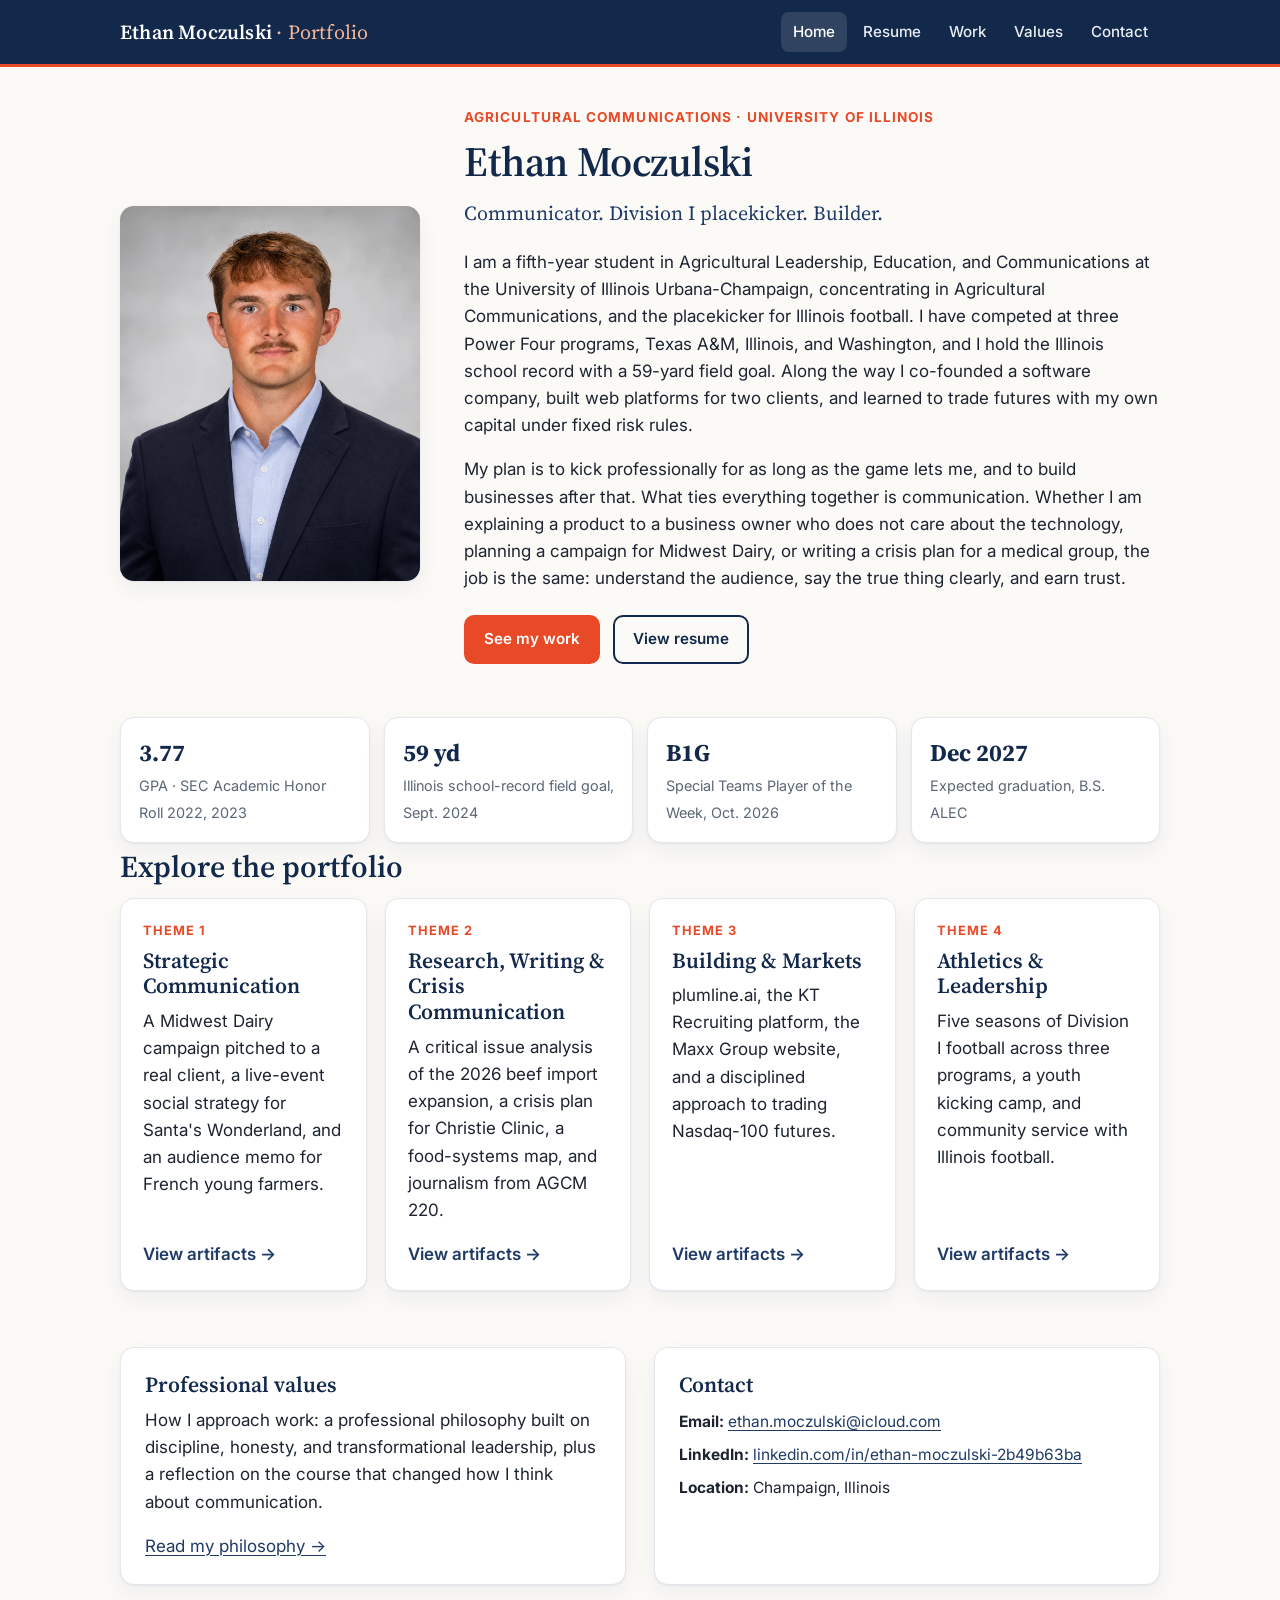
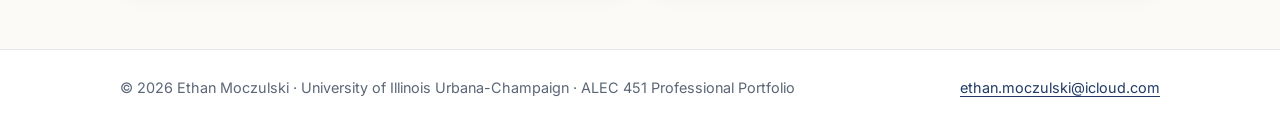
<file: index.html>
<!DOCTYPE html>
<html lang="en">
<head>
  <meta charset="UTF-8">
  <meta name="viewport" content="width=device-width, initial-scale=1">
  <title>Ethan Moczulski | Agricultural Communications Portfolio</title>
  <meta name="description" content="Professional portfolio of Ethan Moczulski: Agricultural Communications student at the University of Illinois, Illinois football placekicker, and co-founder of plumline.ai.">
  <link rel="preconnect" href="https://fonts.googleapis.com">
  <link href="https://fonts.googleapis.com/css2?family=Inter:wght@400;500;600;700&family=Source+Serif+4:wght@400;600&display=swap" rel="stylesheet">
  <link rel="stylesheet" href="style.css">
</head>
<body>
  <header class="site-header">
    <div class="wrap">
      <a class="brand" href="index.html">Ethan Moczulski <span>· Portfolio</span></a>
      <nav class="main-nav">
        <a class="active" href="index.html">Home</a>
        <a href="resume.html">Resume</a>
        <a href="work.html">Work</a>
        <a href="values.html">Values</a>
        <a href="index.html#contact">Contact</a>
      </nav>
    </div>
  </header>

  <main>
    <div class="wrap">
      <section class="hero">
        <div class="photo">
          <img src="images/headshot.jpg" alt="Professional headshot of Ethan Moczulski in a navy blazer and light blue shirt">
        </div>
        <div>
          <div class="kicker">Agricultural Communications · University of Illinois</div>
          <h1>Ethan Moczulski</h1>
          <p class="tagline">Communicator. Division I placekicker. Builder.</p>
          <p>
            I am a fifth-year student in Agricultural Leadership, Education, and Communications at the University of Illinois Urbana-Champaign, concentrating in Agricultural Communications, and the placekicker for Illinois football. I have competed at three Power Four programs, Texas A&amp;M, Illinois, and Washington, and I hold the Illinois school record with a 59-yard field goal. Along the way I co-founded a software company, built web platforms for two clients, and learned to trade futures with my own capital under fixed risk rules.
          </p>
          <p>
            My plan is to kick professionally for as long as the game lets me, and to build businesses after that. What ties everything together is communication. Whether I am explaining a product to a business owner who does not care about the technology, planning a campaign for Midwest Dairy, or writing a crisis plan for a medical group, the job is the same: understand the audience, say the true thing clearly, and earn trust.
          </p>
          <p>
            <a class="btn" href="work.html">See my work</a>
            <a class="btn outline" href="resume.html">View resume</a>
          </p>
        </div>
      </section>

      <div class="stats">
        <div class="stat"><b>3.77</b><span>GPA · SEC Academic Honor Roll 2022, 2023</span></div>
        <div class="stat"><b>59 yd</b><span>Illinois school-record field goal, Sept. 2024</span></div>
        <div class="stat"><b>B1G</b><span>Special Teams Player of the Week, Oct. 2026</span></div>
        <div class="stat"><b>Dec 2027</b><span>Expected graduation, B.S. ALEC</span></div>
      </div>

      <section>
        <h2>Explore the portfolio</h2>
        <div class="cards">
          <div class="card">
            <div class="tag">Theme 1</div>
            <h3>Strategic Communication</h3>
            <p>A Midwest Dairy campaign pitched to a real client, a live-event social strategy for Santa's Wonderland, and an audience memo for French young farmers.</p>
            <a class="more" href="work-strategic-communication.html">View artifacts →</a>
          </div>
          <div class="card">
            <div class="tag">Theme 2</div>
            <h3>Research, Writing &amp; Crisis Communication</h3>
            <p>A critical issue analysis of the 2026 beef import expansion, a crisis plan for Christie Clinic, a food-systems map, and journalism from AGCM 220.</p>
            <a class="more" href="work-research-writing.html">View artifacts →</a>
          </div>
          <div class="card">
            <div class="tag">Theme 3</div>
            <h3>Building &amp; Markets</h3>
            <p>plumline.ai, the KT Recruiting platform, the Maxx Group website, and a disciplined approach to trading Nasdaq-100 futures.</p>
            <a class="more" href="work-building.html">View artifacts →</a>
          </div>
          <div class="card">
            <div class="tag">Theme 4</div>
            <h3>Athletics &amp; Leadership</h3>
            <p>Five seasons of Division I football across three programs, a youth kicking camp, and community service with Illinois football.</p>
            <a class="more" href="work-athletics-leadership.html">View artifacts →</a>
          </div>
        </div>
      </section>

      <section class="two-col">
        <div class="panel">
          <h3>Professional values</h3>
          <p>How I approach work: a professional philosophy built on discipline, honesty, and transformational leadership, plus a reflection on the course that changed how I think about communication.</p>
          <a class="more" href="values.html">Read my philosophy →</a>
        </div>
        <div class="panel" id="contact">
          <h3>Contact</h3>
          <ul class="contact-row" style="flex-direction:column; gap:8px;">
            <li><strong>Email:</strong> <a href="mailto:ethan.moczulski@icloud.com">ethan.moczulski@icloud.com</a></li>
            <li><strong>LinkedIn:</strong> <a href="https://www.linkedin.com/in/ethan-moczulski-2b49b63ba" target="_blank" rel="noopener">linkedin.com/in/ethan-moczulski-2b49b63ba</a></li>
            <li><strong>Location:</strong> Champaign, Illinois</li>
          </ul>
        </div>
      </section>
    </div>
  </main>

  <footer class="site-footer">
    <div class="wrap">
      <span>© 2026 Ethan Moczulski · University of Illinois Urbana-Champaign · ALEC 451 Professional Portfolio</span>
      <span><a href="mailto:ethan.moczulski@icloud.com">ethan.moczulski@icloud.com</a></span>
    </div>
  </footer>
</body>
</html>
</file>
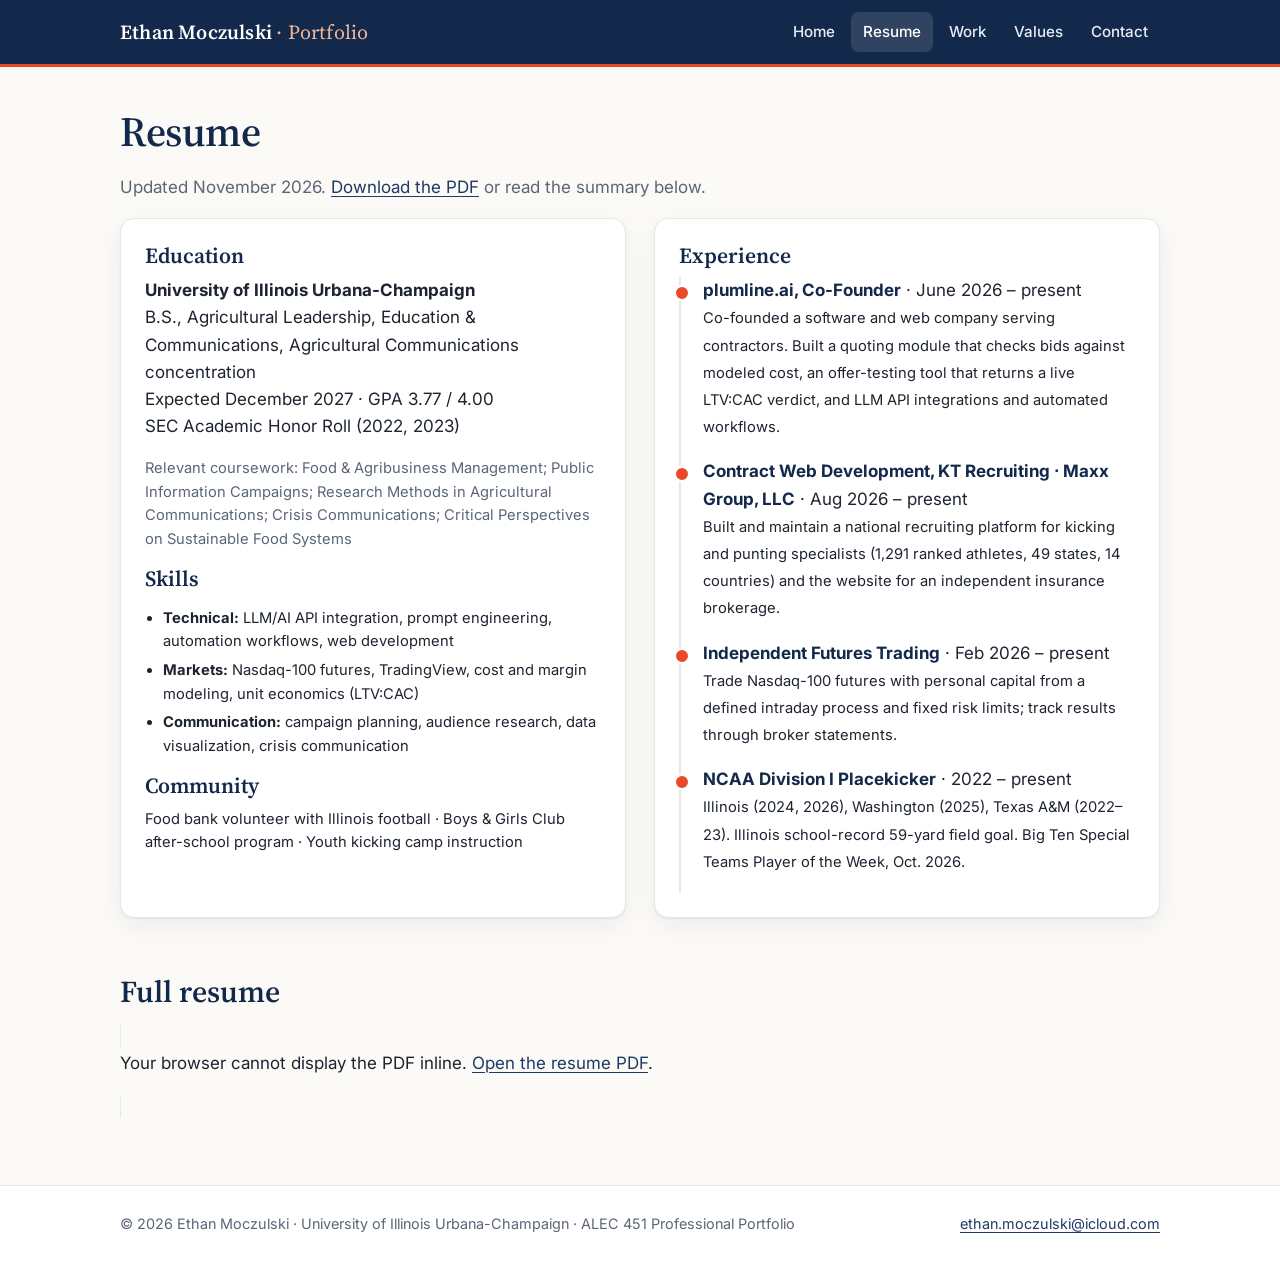
<file: resume.html>
<!DOCTYPE html>
<html lang="en">
<head>
  <meta charset="UTF-8">
  <meta name="viewport" content="width=device-width, initial-scale=1">
  <title>Resume | Ethan Moczulski</title>
  <meta name="description" content="Resume of Ethan Moczulski, Agricultural Communications, University of Illinois Urbana-Champaign.">
  <link rel="preconnect" href="https://fonts.googleapis.com">
  <link href="https://fonts.googleapis.com/css2?family=Inter:wght@400;500;600;700&family=Source+Serif+4:wght@400;600&display=swap" rel="stylesheet">
  <link rel="stylesheet" href="style.css">
</head>
<body>
  <header class="site-header">
    <div class="wrap">
      <a class="brand" href="index.html">Ethan Moczulski <span>· Portfolio</span></a>
      <nav class="main-nav">
        <a href="index.html">Home</a>
        <a class="active" href="resume.html">Resume</a>
        <a href="work.html">Work</a>
        <a href="values.html">Values</a>
        <a href="index.html#contact">Contact</a>
      </nav>
    </div>
  </header>

  <main>
    <div class="wrap">
      <h1>Resume</h1>
      <p class="muted">Updated November 2026. <a href="files/Ethan-Moczulski-Resume.pdf" download>Download the PDF</a> or read the summary below.</p>

      <section class="two-col">
        <div class="panel">
          <h3>Education</h3>
          <p><strong>University of Illinois Urbana-Champaign</strong><br>B.S., Agricultural Leadership, Education &amp; Communications, Agricultural Communications concentration<br>Expected December 2027 · GPA 3.77 / 4.00<br>SEC Academic Honor Roll (2022, 2023)</p>
          <p class="small muted">Relevant coursework: Food &amp; Agribusiness Management; Public Information Campaigns; Research Methods in Agricultural Communications; Crisis Communications; Critical Perspectives on Sustainable Food Systems</p>
          <h3>Skills</h3>
          <ul class="small">
            <li><strong>Technical:</strong> LLM/AI API integration, prompt engineering, automation workflows, web development</li>
            <li><strong>Markets:</strong> Nasdaq-100 futures, TradingView, cost and margin modeling, unit economics (LTV:CAC)</li>
            <li><strong>Communication:</strong> campaign planning, audience research, data visualization, crisis communication</li>
          </ul>
          <h3>Community</h3>
          <p class="small">Food bank volunteer with Illinois football · Boys &amp; Girls Club after-school program · Youth kicking camp instruction</p>
        </div>
        <div class="panel">
          <h3>Experience</h3>
          <ul class="timeline">
            <li><b>plumline.ai, Co-Founder</b> · June 2026 – present<br><span class="small">Co-founded a software and web company serving contractors. Built a quoting module that checks bids against modeled cost, an offer-testing tool that returns a live LTV:CAC verdict, and LLM API integrations and automated workflows.</span></li>
            <li><b>Contract Web Development, KT Recruiting · Maxx Group, LLC</b> · Aug 2026 – present<br><span class="small">Built and maintain a national recruiting platform for kicking and punting specialists (1,291 ranked athletes, 49 states, 14 countries) and the website for an independent insurance brokerage.</span></li>
            <li><b>Independent Futures Trading</b> · Feb 2026 – present<br><span class="small">Trade Nasdaq-100 futures with personal capital from a defined intraday process and fixed risk limits; track results through broker statements.</span></li>
            <li><b>NCAA Division I Placekicker</b> · 2022 – present<br><span class="small">Illinois (2024, 2026), Washington (2025), Texas A&amp;M (2022–23). Illinois school-record 59-yard field goal. Big Ten Special Teams Player of the Week, Oct. 2026.</span></li>
          </ul>
        </div>
      </section>

      <section>
        <h2>Full resume</h2>
        <object class="pdf-frame" data="files/Ethan-Moczulski-Resume.pdf" type="application/pdf">
          <p>Your browser cannot display the PDF inline. <a href="files/Ethan-Moczulski-Resume.pdf">Open the resume PDF</a>.</p>
        </object>
      </section>
    </div>
  </main>

  <footer class="site-footer">
    <div class="wrap">
      <span>© 2026 Ethan Moczulski · University of Illinois Urbana-Champaign · ALEC 451 Professional Portfolio</span>
      <span><a href="mailto:ethan.moczulski@icloud.com">ethan.moczulski@icloud.com</a></span>
    </div>
  </footer>
</body>
</html>
</file>
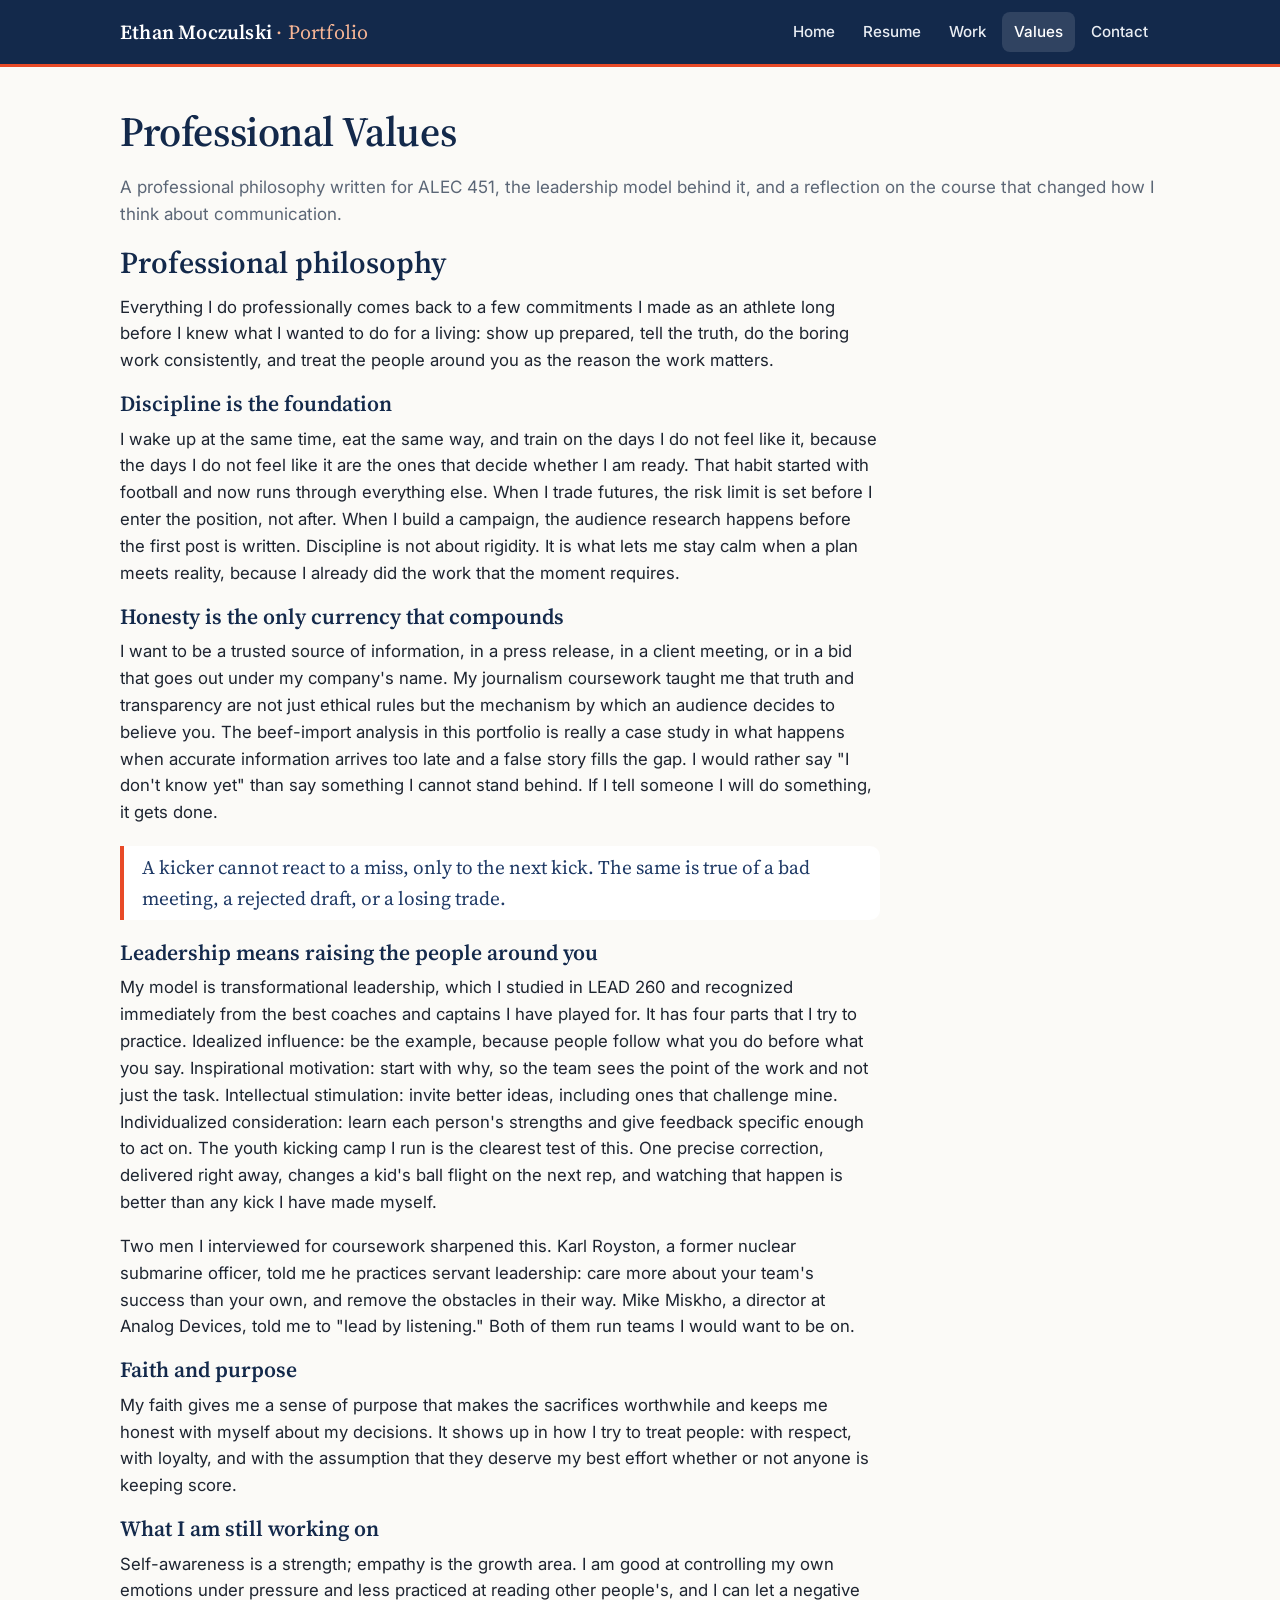
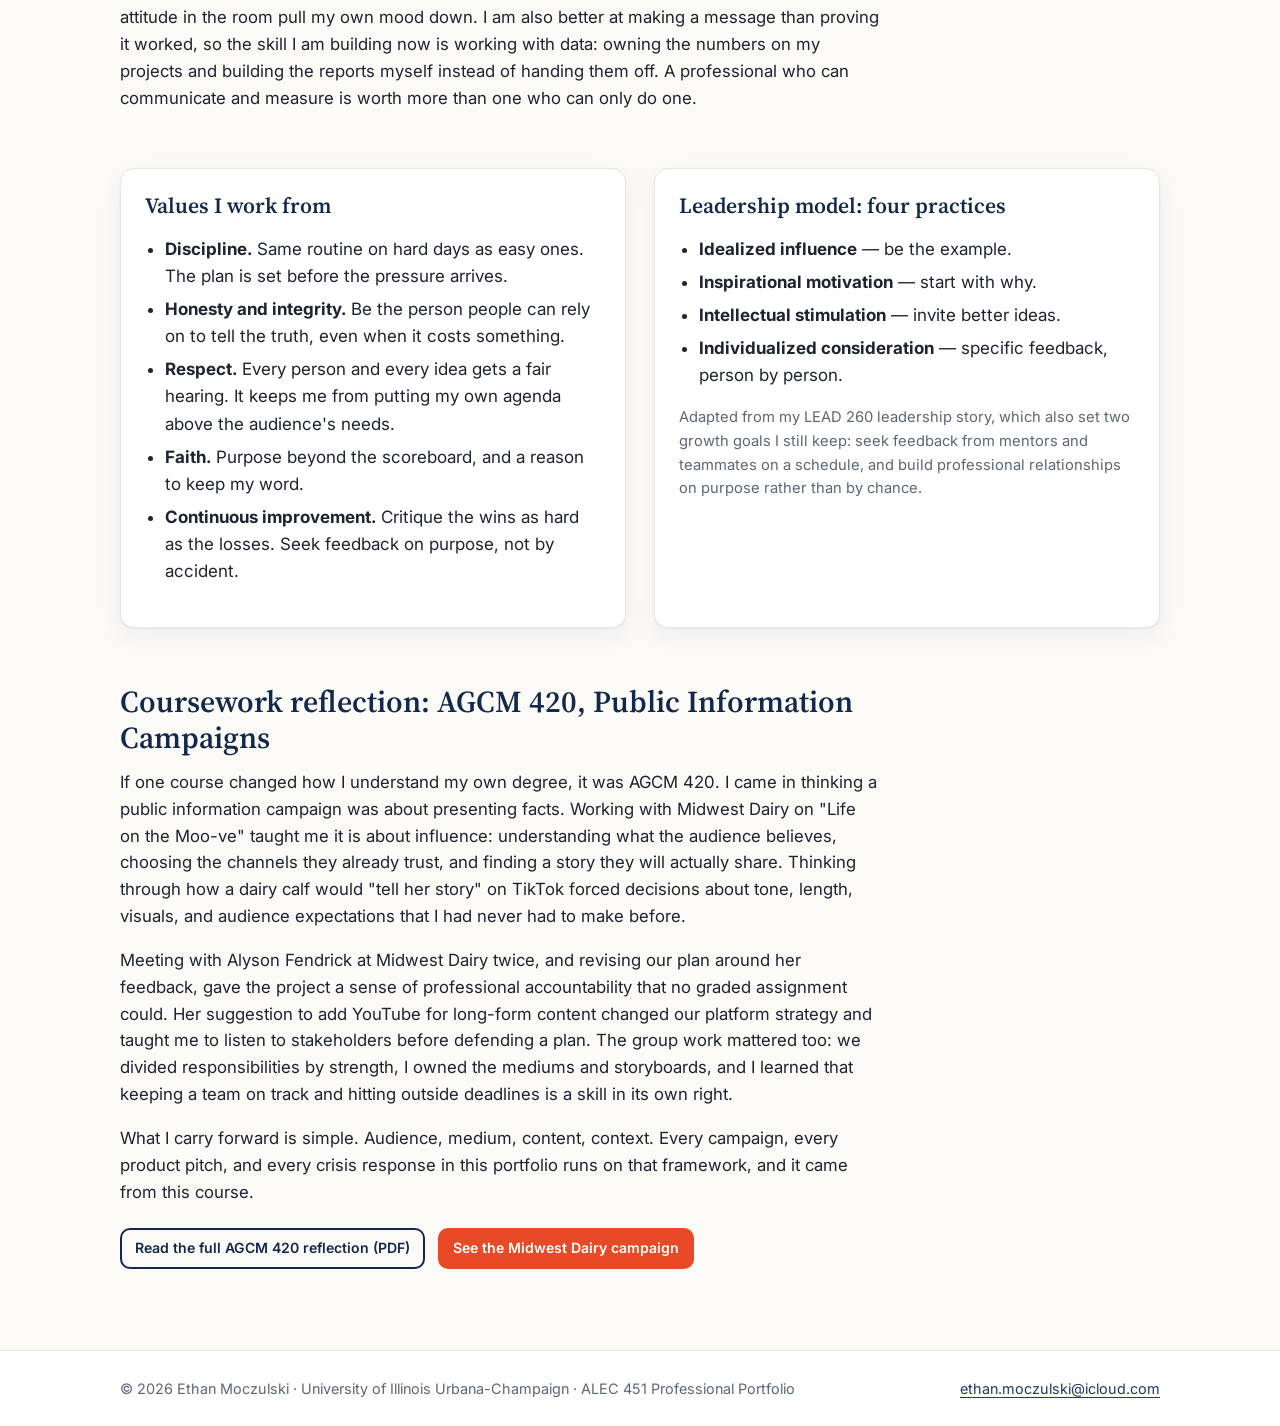
<file: values.html>
<!DOCTYPE html>
<html lang="en">
<head>
  <meta charset="UTF-8">
  <meta name="viewport" content="width=device-width, initial-scale=1">
  <title>Professional Values | Ethan Moczulski</title>
  <meta name="description" content="Ethan Moczulski's professional philosophy, leadership model, and reflection on the ALEC coursework that shaped his career.">
  <link rel="preconnect" href="https://fonts.googleapis.com">
  <link href="https://fonts.googleapis.com/css2?family=Inter:wght@400;500;600;700&family=Source+Serif+4:wght@400;600&display=swap" rel="stylesheet">
  <link rel="stylesheet" href="style.css">
</head>
<body>
  <header class="site-header">
    <div class="wrap">
      <a class="brand" href="index.html">Ethan Moczulski <span>· Portfolio</span></a>
      <nav class="main-nav">
        <a href="index.html">Home</a>
        <a href="resume.html">Resume</a>
        <a href="work.html">Work</a>
        <a class="active" href="values.html">Values</a>
        <a href="index.html#contact">Contact</a>
      </nav>
    </div>
  </header>

  <main>
    <div class="wrap">
      <h1>Professional Values</h1>
      <p class="muted">A professional philosophy written for ALEC 451, the leadership model behind it, and a reflection on the course that changed how I think about communication.</p>

      <section class="prose" id="philosophy">
        <h2>Professional philosophy</h2>
        <p>Everything I do professionally comes back to a few commitments I made as an athlete long before I knew what I wanted to do for a living: show up prepared, tell the truth, do the boring work consistently, and treat the people around you as the reason the work matters.</p>

        <h3>Discipline is the foundation</h3>
        <p>I wake up at the same time, eat the same way, and train on the days I do not feel like it, because the days I do not feel like it are the ones that decide whether I am ready. That habit started with football and now runs through everything else. When I trade futures, the risk limit is set before I enter the position, not after. When I build a campaign, the audience research happens before the first post is written. Discipline is not about rigidity. It is what lets me stay calm when a plan meets reality, because I already did the work that the moment requires.</p>

        <h3>Honesty is the only currency that compounds</h3>
        <p>I want to be a trusted source of information, in a press release, in a client meeting, or in a bid that goes out under my company's name. My journalism coursework taught me that truth and transparency are not just ethical rules but the mechanism by which an audience decides to believe you. The beef-import analysis in this portfolio is really a case study in what happens when accurate information arrives too late and a false story fills the gap. I would rather say "I don't know yet" than say something I cannot stand behind. If I tell someone I will do something, it gets done.</p>

        <div class="pull">A kicker cannot react to a miss, only to the next kick. The same is true of a bad meeting, a rejected draft, or a losing trade.</div>

        <h3>Leadership means raising the people around you</h3>
        <p>My model is transformational leadership, which I studied in LEAD 260 and recognized immediately from the best coaches and captains I have played for. It has four parts that I try to practice. Idealized influence: be the example, because people follow what you do before what you say. Inspirational motivation: start with why, so the team sees the point of the work and not just the task. Intellectual stimulation: invite better ideas, including ones that challenge mine. Individualized consideration: learn each person's strengths and give feedback specific enough to act on. The youth kicking camp I run is the clearest test of this. One precise correction, delivered right away, changes a kid's ball flight on the next rep, and watching that happen is better than any kick I have made myself.</p>
        <p>Two men I interviewed for coursework sharpened this. Karl Royston, a former nuclear submarine officer, told me he practices servant leadership: care more about your team's success than your own, and remove the obstacles in their way. Mike Miskho, a director at Analog Devices, told me to "lead by listening." Both of them run teams I would want to be on.</p>

        <h3>Faith and purpose</h3>
        <p>My faith gives me a sense of purpose that makes the sacrifices worthwhile and keeps me honest with myself about my decisions. It shows up in how I try to treat people: with respect, with loyalty, and with the assumption that they deserve my best effort whether or not anyone is keeping score.</p>

        <h3>What I am still working on</h3>
        <p>Self-awareness is a strength; empathy is the growth area. I am good at controlling my own emotions under pressure and less practiced at reading other people's, and I can let a negative attitude in the room pull my own mood down. I am also better at making a message than proving it worked, so the skill I am building now is working with data: owning the numbers on my projects and building the reports myself instead of handing them off. A professional who can communicate and measure is worth more than one who can only do one.</p>
      </section>

      <section class="two-col">
        <div class="panel">
          <h3>Values I work from</h3>
          <ul>
            <li><strong>Discipline.</strong> Same routine on hard days as easy ones. The plan is set before the pressure arrives.</li>
            <li><strong>Honesty and integrity.</strong> Be the person people can rely on to tell the truth, even when it costs something.</li>
            <li><strong>Respect.</strong> Every person and every idea gets a fair hearing. It keeps me from putting my own agenda above the audience's needs.</li>
            <li><strong>Faith.</strong> Purpose beyond the scoreboard, and a reason to keep my word.</li>
            <li><strong>Continuous improvement.</strong> Critique the wins as hard as the losses. Seek feedback on purpose, not by accident.</li>
          </ul>
        </div>
        <div class="panel">
          <h3>Leadership model: four practices</h3>
          <ul>
            <li><strong>Idealized influence</strong> — be the example.</li>
            <li><strong>Inspirational motivation</strong> — start with why.</li>
            <li><strong>Intellectual stimulation</strong> — invite better ideas.</li>
            <li><strong>Individualized consideration</strong> — specific feedback, person by person.</li>
          </ul>
          <p class="small muted">Adapted from my LEAD 260 leadership story, which also set two growth goals I still keep: seek feedback from mentors and teammates on a schedule, and build professional relationships on purpose rather than by chance.</p>
        </div>
      </section>

      <section class="prose" id="coursework">
        <h2>Coursework reflection: AGCM 420, Public Information Campaigns</h2>
        <p>If one course changed how I understand my own degree, it was AGCM 420. I came in thinking a public information campaign was about presenting facts. Working with Midwest Dairy on "Life on the Moo-ve" taught me it is about influence: understanding what the audience believes, choosing the channels they already trust, and finding a story they will actually share. Thinking through how a dairy calf would "tell her story" on TikTok forced decisions about tone, length, visuals, and audience expectations that I had never had to make before.</p>
        <p>Meeting with Alyson Fendrick at Midwest Dairy twice, and revising our plan around her feedback, gave the project a sense of professional accountability that no graded assignment could. Her suggestion to add YouTube for long-form content changed our platform strategy and taught me to listen to stakeholders before defending a plan. The group work mattered too: we divided responsibilities by strength, I owned the mediums and storyboards, and I learned that keeping a team on track and hitting outside deadlines is a skill in its own right.</p>
        <p>What I carry forward is simple. Audience, medium, content, context. Every campaign, every product pitch, and every crisis response in this portfolio runs on that framework, and it came from this course.</p>
        <p><a class="btn small outline" href="files/AGCM-420-Final-Reflection.pdf" target="_blank" rel="noopener">Read the full AGCM 420 reflection (PDF)</a> <a class="btn small" href="work-strategic-communication.html#moove">See the Midwest Dairy campaign</a></p>
      </section>
    </div>
  </main>

  <footer class="site-footer">
    <div class="wrap">
      <span>© 2026 Ethan Moczulski · University of Illinois Urbana-Champaign · ALEC 451 Professional Portfolio</span>
      <span><a href="mailto:ethan.moczulski@icloud.com">ethan.moczulski@icloud.com</a></span>
    </div>
  </footer>
</body>
</html>
</file>
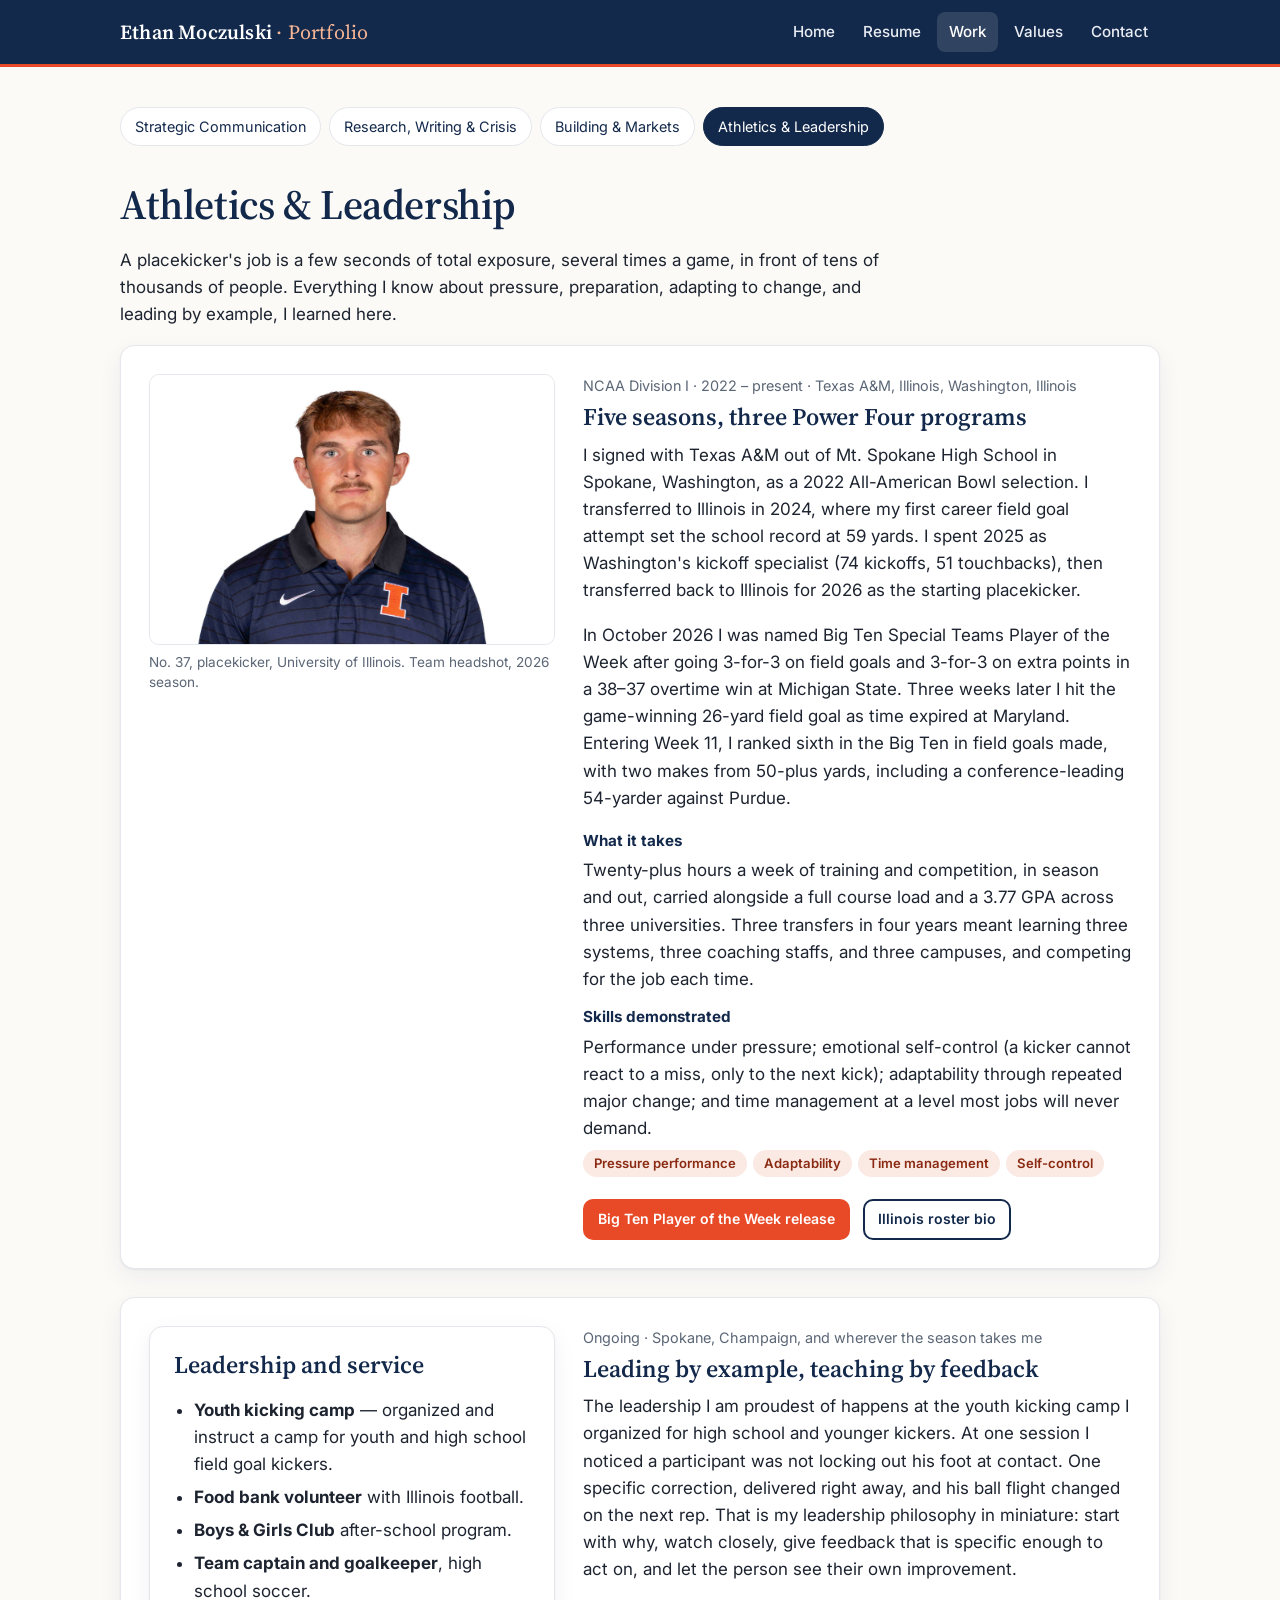
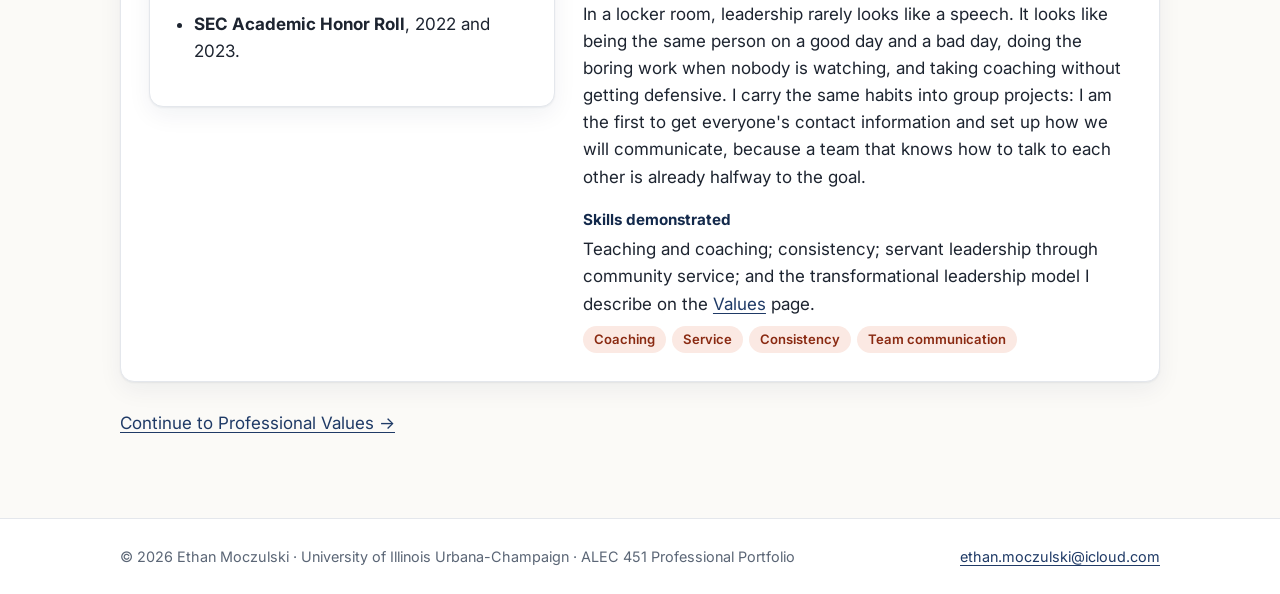
<file: work-athletics-leadership.html>
<!DOCTYPE html>
<html lang="en">
<head>
  <meta charset="UTF-8">
  <meta name="viewport" content="width=device-width, initial-scale=1">
  <title>Athletics &amp; Leadership | Ethan Moczulski</title>
  <meta name="description" content="Five seasons of Division I football across Texas A&M, Illinois, and Washington, plus leadership and community service.">
  <link rel="preconnect" href="https://fonts.googleapis.com">
  <link href="https://fonts.googleapis.com/css2?family=Inter:wght@400;500;600;700&family=Source+Serif+4:wght@400;600&display=swap" rel="stylesheet">
  <link rel="stylesheet" href="style.css">
</head>
<body>
  <header class="site-header">
    <div class="wrap">
      <a class="brand" href="index.html">Ethan Moczulski <span>· Portfolio</span></a>
      <nav class="main-nav">
        <a href="index.html">Home</a>
        <a href="resume.html">Resume</a>
        <a class="active" href="work.html">Work</a>
        <a href="values.html">Values</a>
        <a href="index.html#contact">Contact</a>
      </nav>
    </div>
  </header>

  <main>
    <div class="wrap">
      <ul class="subnav">
        <li><a href="work-strategic-communication.html">Strategic Communication</a></li>
        <li><a href="work-research-writing.html">Research, Writing &amp; Crisis</a></li>
        <li><a href="work-building.html">Building &amp; Markets</a></li>
        <li><a class="active" href="work-athletics-leadership.html">Athletics &amp; Leadership</a></li>
      </ul>

      <h1>Athletics &amp; Leadership</h1>
      <p class="prose">A placekicker's job is a few seconds of total exposure, several times a game, in front of tens of thousands of people. Everything I know about pressure, preparation, adapting to change, and leading by example, I learned here.</p>

      <!-- Artifact 1 -->
      <article class="artifact" id="football">
        <div>
          <figure>
            <img src="images/illinois-headshot.jpg" alt="Ethan Moczulski in an Illinois football polo, team headshot">
            <figcaption>No. 37, placekicker, University of Illinois. Team headshot, 2026 season.</figcaption>
          </figure>
        </div>
        <div>
          <div class="meta">NCAA Division I · 2022 – present · Texas A&amp;M, Illinois, Washington, Illinois</div>
          <h3>Five seasons, three Power Four programs</h3>
          <p>I signed with Texas A&amp;M out of Mt. Spokane High School in Spokane, Washington, as a 2022 All-American Bowl selection. I transferred to Illinois in 2024, where my first career field goal attempt set the school record at 59 yards. I spent 2025 as Washington's kickoff specialist (74 kickoffs, 51 touchbacks), then transferred back to Illinois for 2026 as the starting placekicker.</p>
          <p>In October 2026 I was named Big Ten Special Teams Player of the Week after going 3-for-3 on field goals and 3-for-3 on extra points in a 38–37 overtime win at Michigan State. Three weeks later I hit the game-winning 26-yard field goal as time expired at Maryland. Entering Week 11, I ranked sixth in the Big Ten in field goals made, with two makes from 50-plus yards, including a conference-leading 54-yarder against Purdue.</p>
          <dl>
            <dt>What it takes</dt>
            <dd>Twenty-plus hours a week of training and competition, in season and out, carried alongside a full course load and a 3.77 GPA across three universities. Three transfers in four years meant learning three systems, three coaching staffs, and three campuses, and competing for the job each time.</dd>
            <dt>Skills demonstrated</dt>
            <dd>Performance under pressure; emotional self-control (a kicker cannot react to a miss, only to the next kick); adaptability through repeated major change; and time management at a level most jobs will never demand.</dd>
          </dl>
          <ul class="skills"><li>Pressure performance</li><li>Adaptability</li><li>Time management</li><li>Self-control</li></ul>
          <div class="links">
            <a class="btn small" href="https://fightingillini.com/news/2026/10/12/football-ethan-moczulski-named-big-ten-special-teams-player-of-the-week" target="_blank" rel="noopener">Big Ten Player of the Week release</a>
            <a class="btn small outline" href="https://fightingillini.com/sports/football/roster/ethan-moczulski/15838" target="_blank" rel="noopener">Illinois roster bio</a>
          </div>
        </div>
      </article>

      <!-- Artifact 2 -->
      <article class="artifact" id="leadership">
        <div>
          <div class="panel">
            <h3>Leadership and service</h3>
            <ul>
              <li><strong>Youth kicking camp</strong> — organized and instruct a camp for youth and high school field goal kickers.</li>
              <li><strong>Food bank volunteer</strong> with Illinois football.</li>
              <li><strong>Boys &amp; Girls Club</strong> after-school program.</li>
              <li><strong>Team captain and goalkeeper</strong>, high school soccer.</li>
              <li><strong>SEC Academic Honor Roll</strong>, 2022 and 2023.</li>
            </ul>
          </div>
        </div>
        <div>
          <div class="meta">Ongoing · Spokane, Champaign, and wherever the season takes me</div>
          <h3>Leading by example, teaching by feedback</h3>
          <p>The leadership I am proudest of happens at the youth kicking camp I organized for high school and younger kickers. At one session I noticed a participant was not locking out his foot at contact. One specific correction, delivered right away, and his ball flight changed on the next rep. That is my leadership philosophy in miniature: start with why, watch closely, give feedback that is specific enough to act on, and let the person see their own improvement.</p>
          <p>In a locker room, leadership rarely looks like a speech. It looks like being the same person on a good day and a bad day, doing the boring work when nobody is watching, and taking coaching without getting defensive. I carry the same habits into group projects: I am the first to get everyone's contact information and set up how we will communicate, because a team that knows how to talk to each other is already halfway to the goal.</p>
          <dl>
            <dt>Skills demonstrated</dt>
            <dd>Teaching and coaching; consistency; servant leadership through community service; and the transformational leadership model I describe on the <a href="values.html">Values</a> page.</dd>
          </dl>
          <ul class="skills"><li>Coaching</li><li>Service</li><li>Consistency</li><li>Team communication</li></ul>
        </div>
      </article>

      <p><a href="values.html">Continue to Professional Values →</a></p>
    </div>
  </main>

  <footer class="site-footer">
    <div class="wrap">
      <span>© 2026 Ethan Moczulski · University of Illinois Urbana-Champaign · ALEC 451 Professional Portfolio</span>
      <span><a href="mailto:ethan.moczulski@icloud.com">ethan.moczulski@icloud.com</a></span>
    </div>
  </footer>
</body>
</html>
</file>
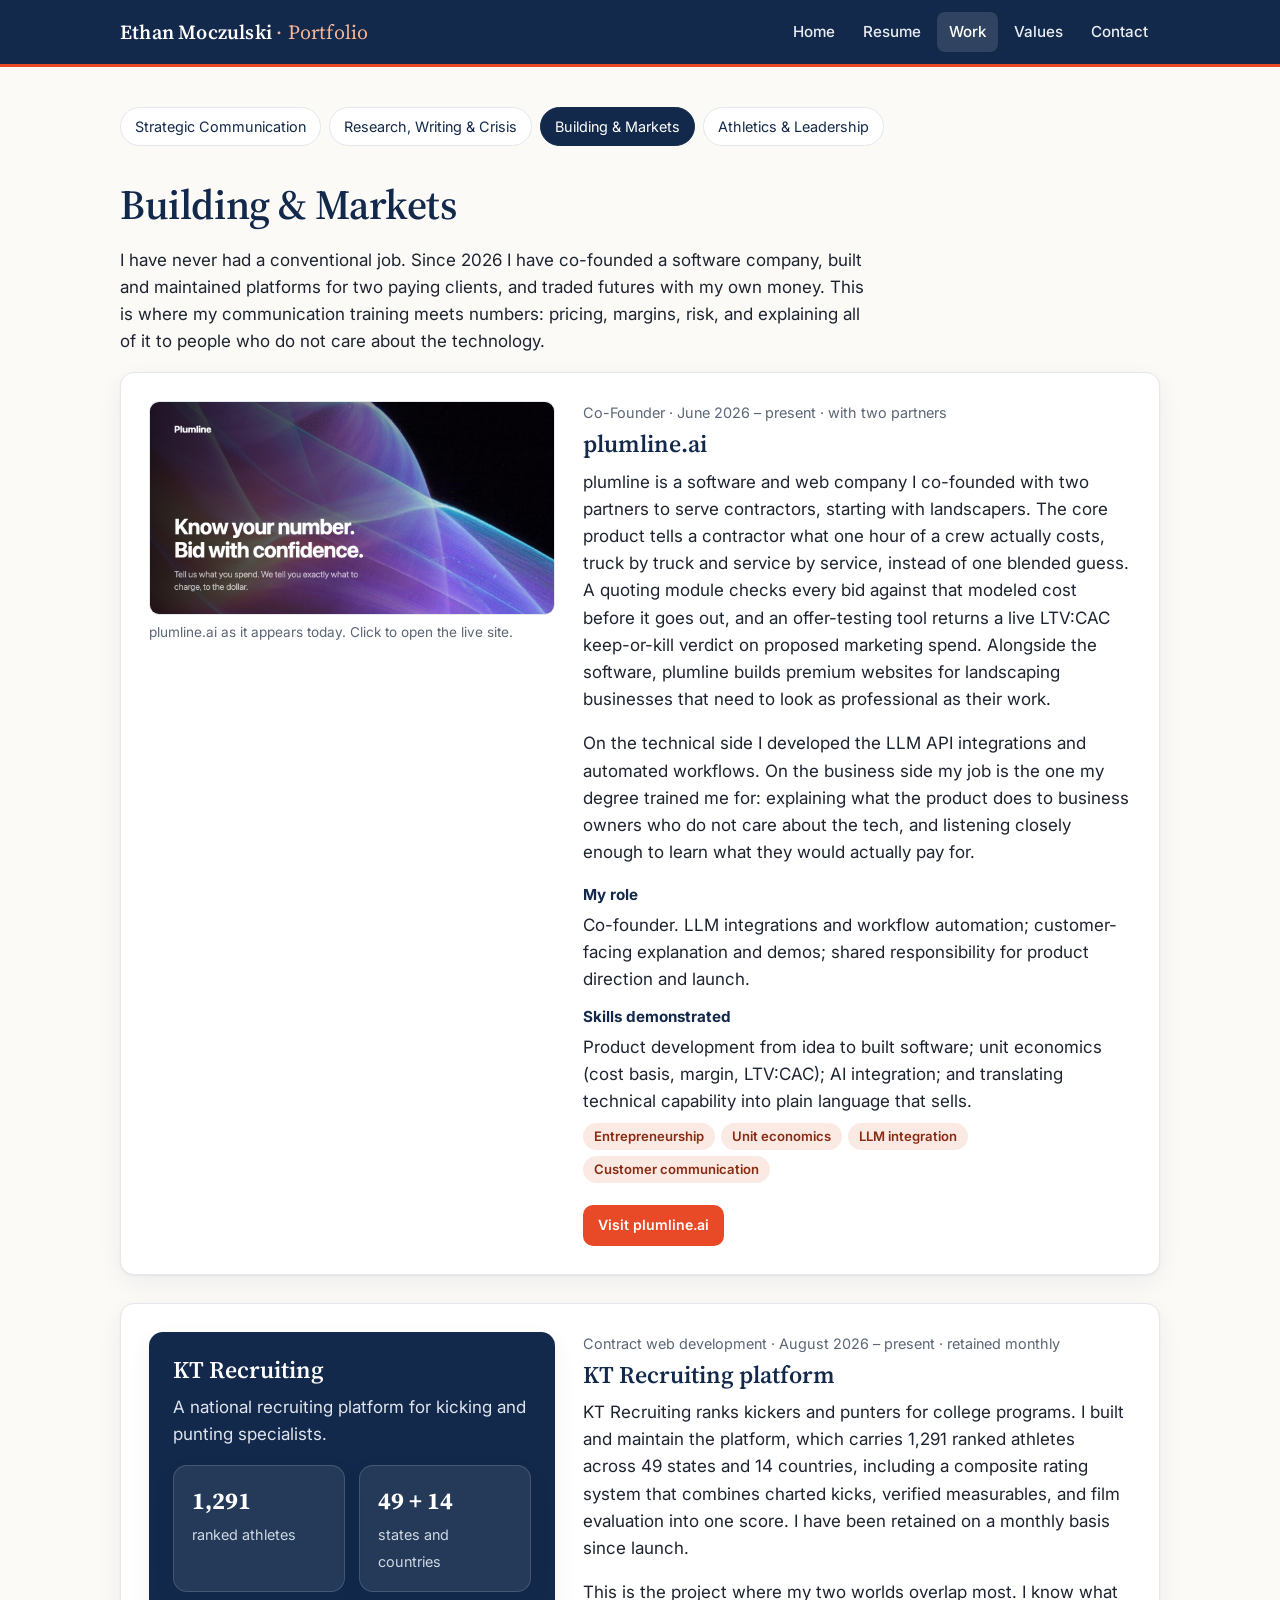
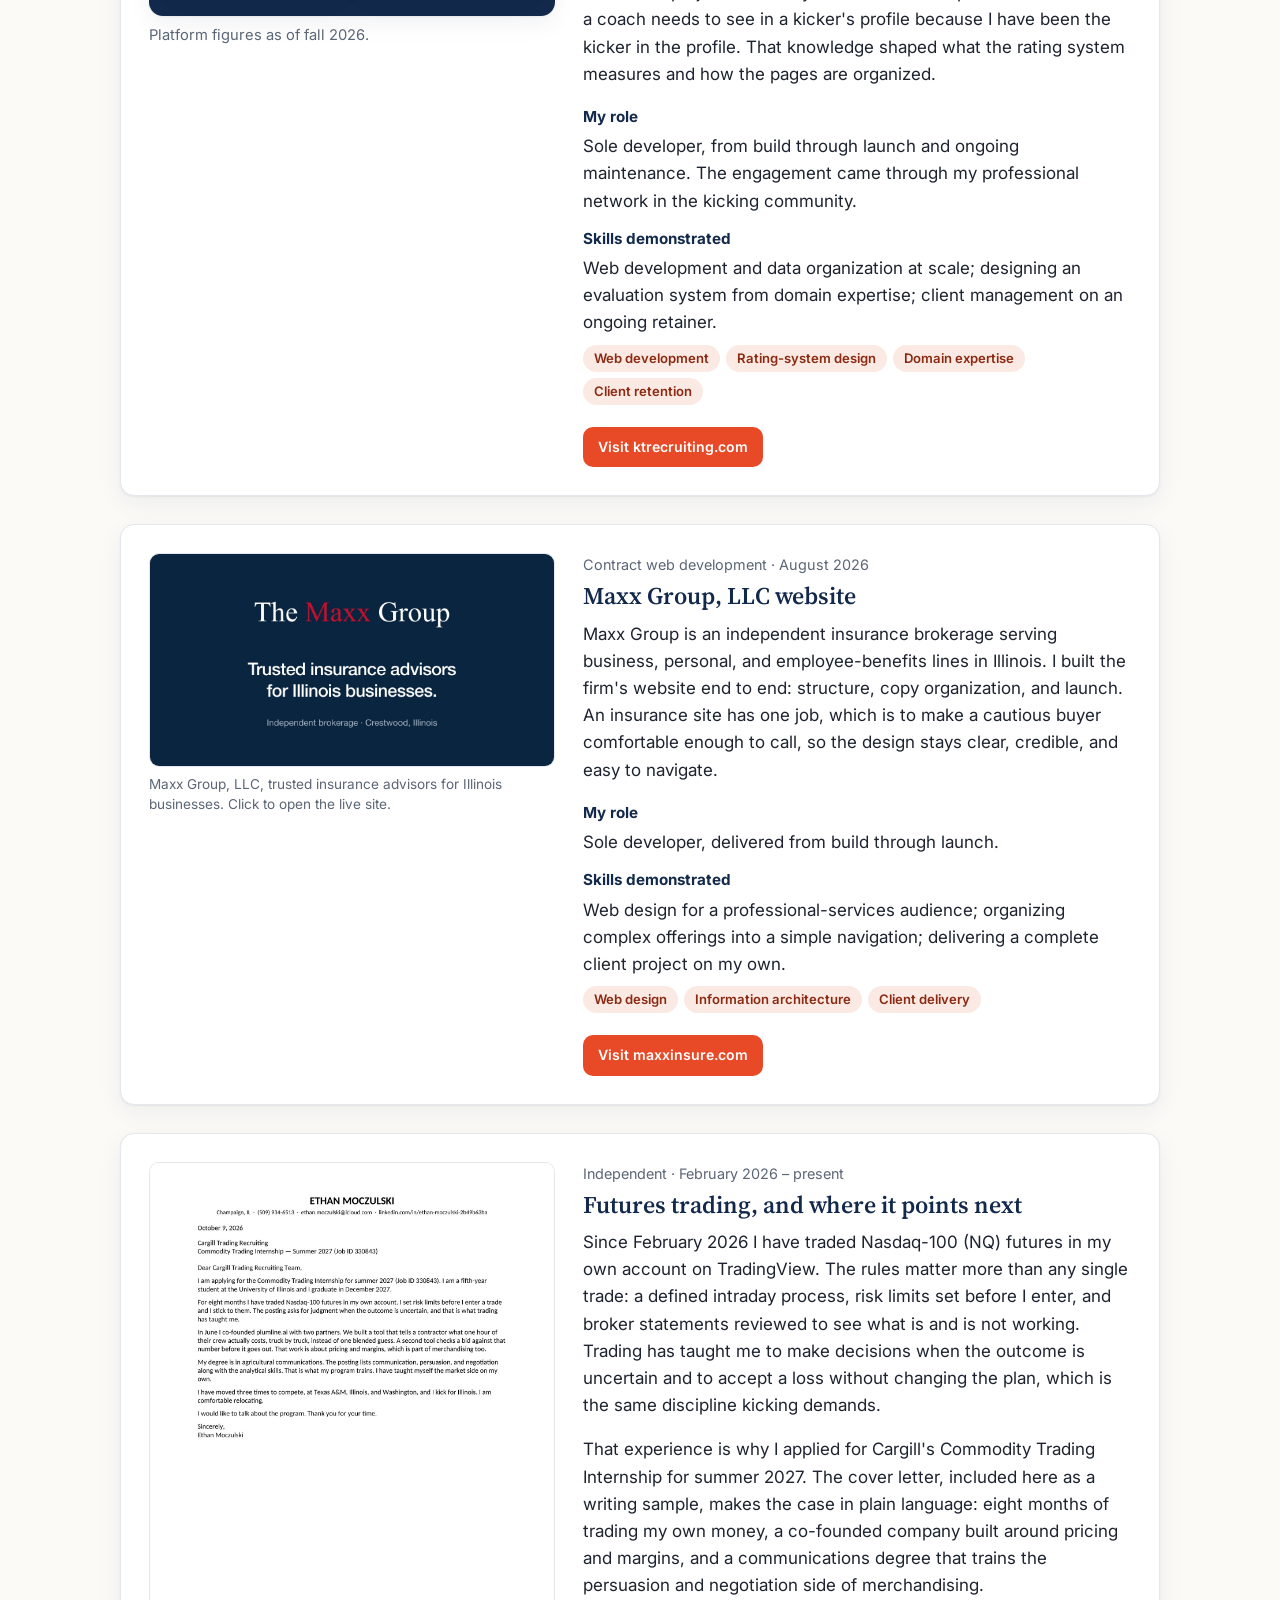
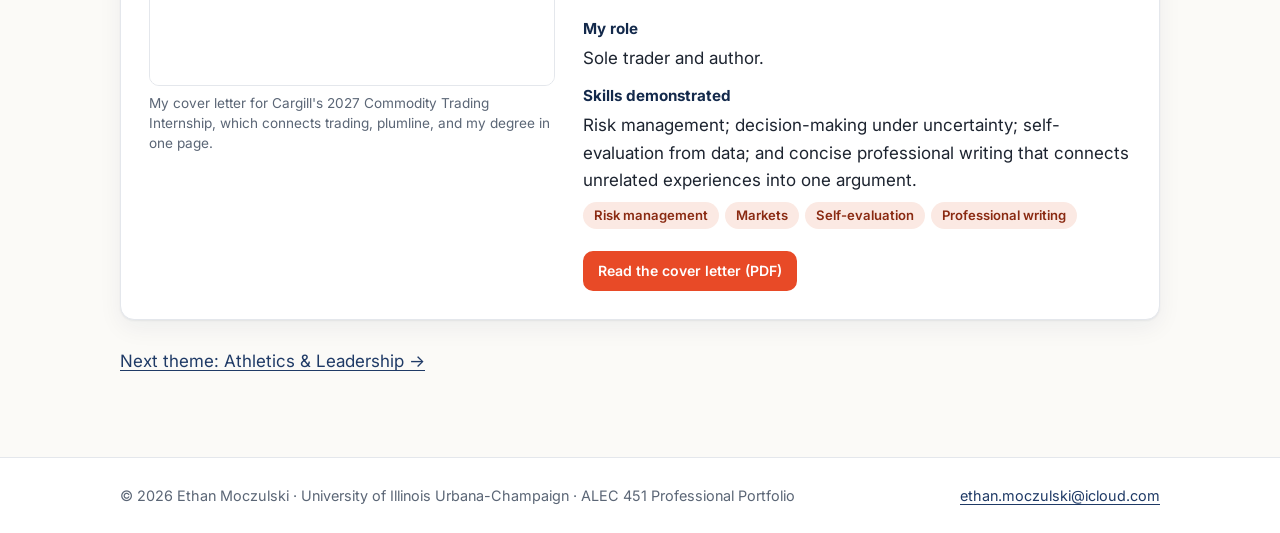
<file: work-building.html>
<!DOCTYPE html>
<html lang="en">
<head>
  <meta charset="UTF-8">
  <meta name="viewport" content="width=device-width, initial-scale=1">
  <title>Building &amp; Markets | Ethan Moczulski</title>
  <meta name="description" content="Entrepreneurship and markets: plumline.ai, KT Recruiting, Maxx Group, futures trading, and a Cargill commodity trading cover letter.">
  <link rel="preconnect" href="https://fonts.googleapis.com">
  <link href="https://fonts.googleapis.com/css2?family=Inter:wght@400;500;600;700&family=Source+Serif+4:wght@400;600&display=swap" rel="stylesheet">
  <link rel="stylesheet" href="style.css">
</head>
<body>
  <header class="site-header">
    <div class="wrap">
      <a class="brand" href="index.html">Ethan Moczulski <span>· Portfolio</span></a>
      <nav class="main-nav">
        <a href="index.html">Home</a>
        <a href="resume.html">Resume</a>
        <a class="active" href="work.html">Work</a>
        <a href="values.html">Values</a>
        <a href="index.html#contact">Contact</a>
      </nav>
    </div>
  </header>

  <main>
    <div class="wrap">
      <ul class="subnav">
        <li><a href="work-strategic-communication.html">Strategic Communication</a></li>
        <li><a href="work-research-writing.html">Research, Writing &amp; Crisis</a></li>
        <li><a class="active" href="work-building.html">Building &amp; Markets</a></li>
        <li><a href="work-athletics-leadership.html">Athletics &amp; Leadership</a></li>
      </ul>

      <h1>Building &amp; Markets</h1>
      <p class="prose">I have never had a conventional job. Since 2026 I have co-founded a software company, built and maintained platforms for two paying clients, and traded futures with my own money. This is where my communication training meets numbers: pricing, margins, risk, and explaining all of it to people who do not care about the technology.</p>

      <!-- Artifact 1 -->
      <article class="artifact" id="plumline">
        <div>
          <figure>
            <a href="https://plumline.ai" target="_blank" rel="noopener"><img src="images/site-plumline.jpg" alt="plumline.ai preview card"></a>
            <figcaption>plumline.ai as it appears today. Click to open the live site.</figcaption>
          </figure>
        </div>
        <div>
          <div class="meta">Co-Founder · June 2026 – present · with two partners</div>
          <h3>plumline.ai</h3>
          <p>plumline is a software and web company I co-founded with two partners to serve contractors, starting with landscapers. The core product tells a contractor what one hour of a crew actually costs, truck by truck and service by service, instead of one blended guess. A quoting module checks every bid against that modeled cost before it goes out, and an offer-testing tool returns a live LTV:CAC keep-or-kill verdict on proposed marketing spend. Alongside the software, plumline builds premium websites for landscaping businesses that need to look as professional as their work.</p>
          <p>On the technical side I developed the LLM API integrations and automated workflows. On the business side my job is the one my degree trained me for: explaining what the product does to business owners who do not care about the tech, and listening closely enough to learn what they would actually pay for.</p>
          <dl>
            <dt>My role</dt>
            <dd>Co-founder. LLM integrations and workflow automation; customer-facing explanation and demos; shared responsibility for product direction and launch.</dd>
            <dt>Skills demonstrated</dt>
            <dd>Product development from idea to built software; unit economics (cost basis, margin, LTV:CAC); AI integration; and translating technical capability into plain language that sells.</dd>
          </dl>
          <ul class="skills"><li>Entrepreneurship</li><li>Unit economics</li><li>LLM integration</li><li>Customer communication</li></ul>
          <div class="links">
            <a class="btn small" href="https://plumline.ai" target="_blank" rel="noopener">Visit plumline.ai</a>
          </div>
        </div>
      </article>

      <!-- Artifact 2 -->
      <article class="artifact" id="kt">
        <div>
          <div class="panel" style="background:var(--navy); color:#fff; border:none;">
            <h3 style="color:#fff;">KT Recruiting</h3>
            <p style="color:#dfe5ee;">A national recruiting platform for kicking and punting specialists.</p>
            <div class="stats" style="grid-template-columns:1fr 1fr; margin-top:12px;">
              <div class="stat" style="background:rgba(255,255,255,0.08); border-color:rgba(255,255,255,0.15);"><b style="color:#fff;">1,291</b><span style="color:#cfd8e3;">ranked athletes</span></div>
              <div class="stat" style="background:rgba(255,255,255,0.08); border-color:rgba(255,255,255,0.15);"><b style="color:#fff;">49 + 14</b><span style="color:#cfd8e3;">states and countries</span></div>
            </div>
          </div>
          <p class="small muted" style="margin-top:8px">Platform figures as of fall 2026.</p>
        </div>
        <div>
          <div class="meta">Contract web development · August 2026 – present · retained monthly</div>
          <h3>KT Recruiting platform</h3>
          <p>KT Recruiting ranks kickers and punters for college programs. I built and maintain the platform, which carries 1,291 ranked athletes across 49 states and 14 countries, including a composite rating system that combines charted kicks, verified measurables, and film evaluation into one score. I have been retained on a monthly basis since launch.</p>
          <p>This is the project where my two worlds overlap most. I know what a coach needs to see in a kicker's profile because I have been the kicker in the profile. That knowledge shaped what the rating system measures and how the pages are organized.</p>
          <dl>
            <dt>My role</dt>
            <dd>Sole developer, from build through launch and ongoing maintenance. The engagement came through my professional network in the kicking community.</dd>
            <dt>Skills demonstrated</dt>
            <dd>Web development and data organization at scale; designing an evaluation system from domain expertise; client management on an ongoing retainer.</dd>
          </dl>
          <ul class="skills"><li>Web development</li><li>Rating-system design</li><li>Domain expertise</li><li>Client retention</li></ul>
          <div class="links">
            <a class="btn small" href="https://ktrecruiting.com" target="_blank" rel="noopener">Visit ktrecruiting.com</a>
          </div>
        </div>
      </article>

      <!-- Artifact 3 -->
      <article class="artifact" id="maxx">
        <div>
          <figure>
            <a href="https://www.maxxinsure.com/" target="_blank" rel="noopener"><img src="images/site-maxxgroup.jpg" alt="Maxx Group, LLC website preview card"></a>
            <figcaption>Maxx Group, LLC, trusted insurance advisors for Illinois businesses. Click to open the live site.</figcaption>
          </figure>
        </div>
        <div>
          <div class="meta">Contract web development · August 2026</div>
          <h3>Maxx Group, LLC website</h3>
          <p>Maxx Group is an independent insurance brokerage serving business, personal, and employee-benefits lines in Illinois. I built the firm's website end to end: structure, copy organization, and launch. An insurance site has one job, which is to make a cautious buyer comfortable enough to call, so the design stays clear, credible, and easy to navigate.</p>
          <dl>
            <dt>My role</dt>
            <dd>Sole developer, delivered from build through launch.</dd>
            <dt>Skills demonstrated</dt>
            <dd>Web design for a professional-services audience; organizing complex offerings into a simple navigation; delivering a complete client project on my own.</dd>
          </dl>
          <ul class="skills"><li>Web design</li><li>Information architecture</li><li>Client delivery</li></ul>
          <div class="links">
            <a class="btn small" href="https://www.maxxinsure.com/" target="_blank" rel="noopener">Visit maxxinsure.com</a>
          </div>
        </div>
      </article>

      <!-- Artifact 4 -->
      <article class="artifact" id="trading">
        <div>
          <figure>
            <img src="images/pages/Cover-Letter-Cargill-p1.jpg" alt="Cover letter to Cargill Trading Recruiting for the 2027 Commodity Trading Internship">
            <figcaption>My cover letter for Cargill's 2027 Commodity Trading Internship, which connects trading, plumline, and my degree in one page.</figcaption>
          </figure>
        </div>
        <div>
          <div class="meta">Independent · February 2026 – present</div>
          <h3>Futures trading, and where it points next</h3>
          <p>Since February 2026 I have traded Nasdaq-100 (NQ) futures in my own account on TradingView. The rules matter more than any single trade: a defined intraday process, risk limits set before I enter, and broker statements reviewed to see what is and is not working. Trading has taught me to make decisions when the outcome is uncertain and to accept a loss without changing the plan, which is the same discipline kicking demands.</p>
          <p>That experience is why I applied for Cargill's Commodity Trading Internship for summer 2027. The cover letter, included here as a writing sample, makes the case in plain language: eight months of trading my own money, a co-founded company built around pricing and margins, and a communications degree that trains the persuasion and negotiation side of merchandising.</p>
          <dl>
            <dt>My role</dt>
            <dd>Sole trader and author.</dd>
            <dt>Skills demonstrated</dt>
            <dd>Risk management; decision-making under uncertainty; self-evaluation from data; and concise professional writing that connects unrelated experiences into one argument.</dd>
          </dl>
          <ul class="skills"><li>Risk management</li><li>Markets</li><li>Self-evaluation</li><li>Professional writing</li></ul>
          <div class="links">
            <a class="btn small" href="files/Cover-Letter-Cargill.pdf" target="_blank" rel="noopener">Read the cover letter (PDF)</a>
          </div>
        </div>
      </article>

      <p><a href="work-athletics-leadership.html">Next theme: Athletics &amp; Leadership →</a></p>
    </div>
  </main>

  <footer class="site-footer">
    <div class="wrap">
      <span>© 2026 Ethan Moczulski · University of Illinois Urbana-Champaign · ALEC 451 Professional Portfolio</span>
      <span><a href="mailto:ethan.moczulski@icloud.com">ethan.moczulski@icloud.com</a></span>
    </div>
  </footer>
</body>
</html>
</file>
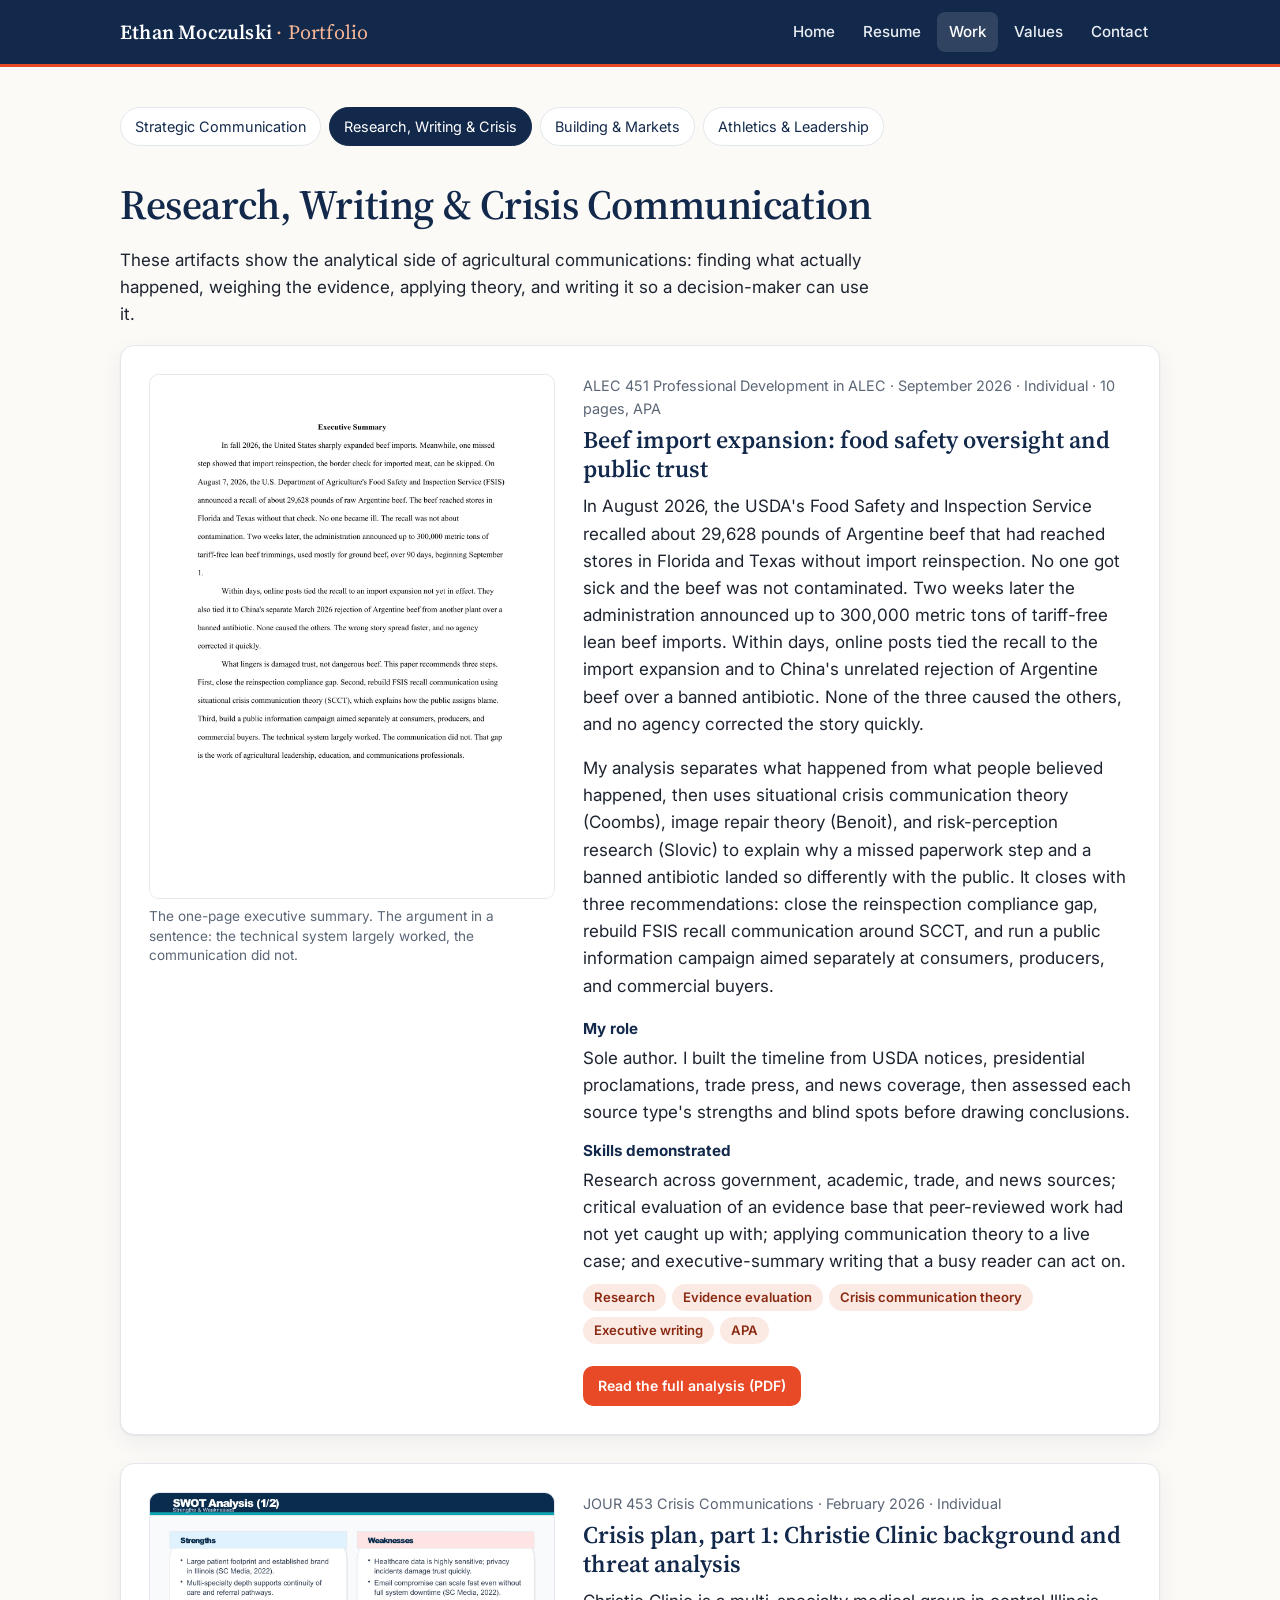
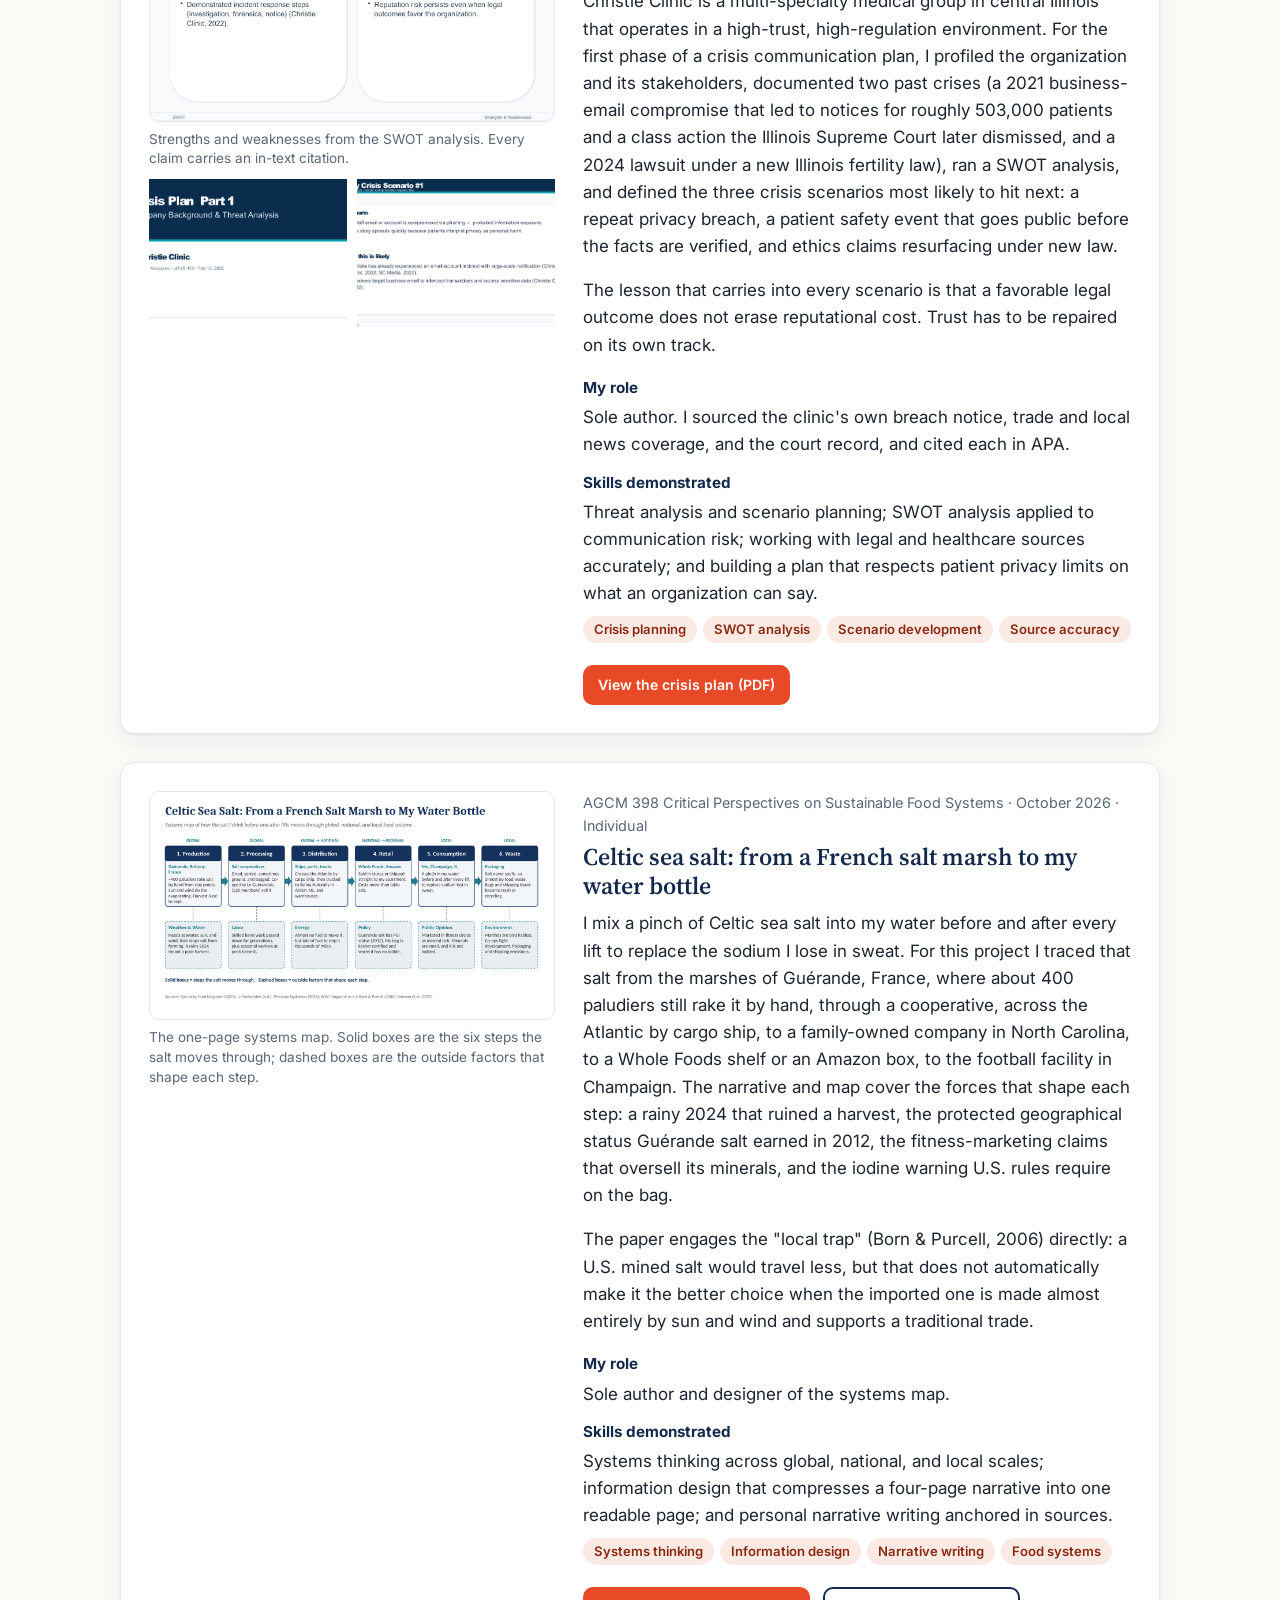
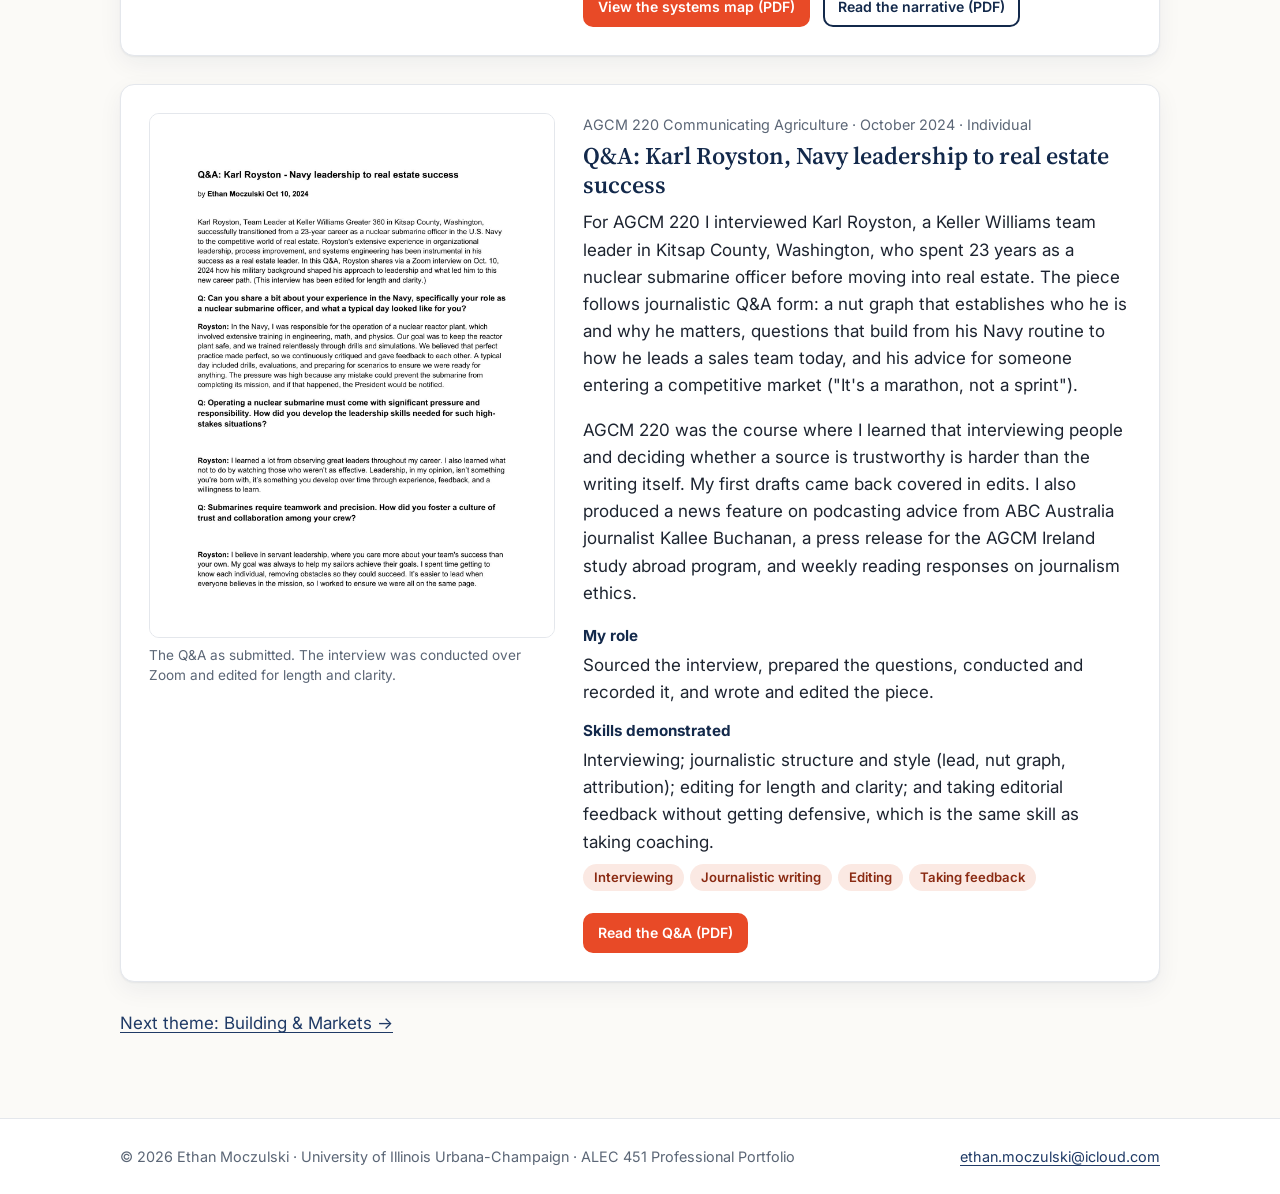
<file: work-research-writing.html>
<!DOCTYPE html>
<html lang="en">
<head>
  <meta charset="UTF-8">
  <meta name="viewport" content="width=device-width, initial-scale=1">
  <title>Research, Writing &amp; Crisis Communication | Ethan Moczulski</title>
  <meta name="description" content="Research and writing artifacts: beef import critical issue analysis, Christie Clinic crisis plan, Celtic sea salt systems map, and journalism from AGCM 220.">
  <link rel="preconnect" href="https://fonts.googleapis.com">
  <link href="https://fonts.googleapis.com/css2?family=Inter:wght@400;500;600;700&family=Source+Serif+4:wght@400;600&display=swap" rel="stylesheet">
  <link rel="stylesheet" href="style.css">
</head>
<body>
  <header class="site-header">
    <div class="wrap">
      <a class="brand" href="index.html">Ethan Moczulski <span>· Portfolio</span></a>
      <nav class="main-nav">
        <a href="index.html">Home</a>
        <a href="resume.html">Resume</a>
        <a class="active" href="work.html">Work</a>
        <a href="values.html">Values</a>
        <a href="index.html#contact">Contact</a>
      </nav>
    </div>
  </header>

  <main>
    <div class="wrap">
      <ul class="subnav">
        <li><a href="work-strategic-communication.html">Strategic Communication</a></li>
        <li><a class="active" href="work-research-writing.html">Research, Writing &amp; Crisis</a></li>
        <li><a href="work-building.html">Building &amp; Markets</a></li>
        <li><a href="work-athletics-leadership.html">Athletics &amp; Leadership</a></li>
      </ul>

      <h1>Research, Writing &amp; Crisis Communication</h1>
      <p class="prose">These artifacts show the analytical side of agricultural communications: finding what actually happened, weighing the evidence, applying theory, and writing it so a decision-maker can use it.</p>

      <!-- Artifact 1 -->
      <article class="artifact" id="beef">
        <div>
          <figure>
            <img src="images/pages/Critical-Issue-Analysis-Beef-Imports-p2.jpg" alt="Executive summary page of the critical issue analysis on beef import expansion">
            <figcaption>The one-page executive summary. The argument in a sentence: the technical system largely worked, the communication did not.</figcaption>
          </figure>
        </div>
        <div>
          <div class="meta">ALEC 451 Professional Development in ALEC · September 2026 · Individual · 10 pages, APA</div>
          <h3>Beef import expansion: food safety oversight and public trust</h3>
          <p>In August 2026, the USDA's Food Safety and Inspection Service recalled about 29,628 pounds of Argentine beef that had reached stores in Florida and Texas without import reinspection. No one got sick and the beef was not contaminated. Two weeks later the administration announced up to 300,000 metric tons of tariff-free lean beef imports. Within days, online posts tied the recall to the import expansion and to China's unrelated rejection of Argentine beef over a banned antibiotic. None of the three caused the others, and no agency corrected the story quickly.</p>
          <p>My analysis separates what happened from what people believed happened, then uses situational crisis communication theory (Coombs), image repair theory (Benoit), and risk-perception research (Slovic) to explain why a missed paperwork step and a banned antibiotic landed so differently with the public. It closes with three recommendations: close the reinspection compliance gap, rebuild FSIS recall communication around SCCT, and run a public information campaign aimed separately at consumers, producers, and commercial buyers.</p>
          <dl>
            <dt>My role</dt>
            <dd>Sole author. I built the timeline from USDA notices, presidential proclamations, trade press, and news coverage, then assessed each source type's strengths and blind spots before drawing conclusions.</dd>
            <dt>Skills demonstrated</dt>
            <dd>Research across government, academic, trade, and news sources; critical evaluation of an evidence base that peer-reviewed work had not yet caught up with; applying communication theory to a live case; and executive-summary writing that a busy reader can act on.</dd>
          </dl>
          <ul class="skills"><li>Research</li><li>Evidence evaluation</li><li>Crisis communication theory</li><li>Executive writing</li><li>APA</li></ul>
          <div class="links">
            <a class="btn small" href="files/Critical-Issue-Analysis-Beef-Imports.pdf" target="_blank" rel="noopener">Read the full analysis (PDF)</a>
          </div>
        </div>
      </article>

      <!-- Artifact 2 -->
      <article class="artifact" id="christie">
        <div>
          <figure>
            <img src="images/pages/Christie-Clinic-Crisis-Plan-p7.jpg" alt="SWOT analysis slide listing strengths and weaknesses for Christie Clinic">
            <figcaption>Strengths and weaknesses from the SWOT analysis. Every claim carries an in-text citation.</figcaption>
          </figure>
          <div class="gallery">
            <img src="images/pages/Christie-Clinic-Crisis-Plan-p1.jpg" alt="Title slide: Crisis Plan Part 1, Company Background and Threat Analysis, Christie Clinic">
            <img src="images/pages/Christie-Clinic-Crisis-Plan-p9.jpg" alt="Likely crisis scenario 1: privacy breach through email compromise">
          </div>
        </div>
        <div>
          <div class="meta">JOUR 453 Crisis Communications · February 2026 · Individual</div>
          <h3>Crisis plan, part 1: Christie Clinic background and threat analysis</h3>
          <p>Christie Clinic is a multi-specialty medical group in central Illinois that operates in a high-trust, high-regulation environment. For the first phase of a crisis communication plan, I profiled the organization and its stakeholders, documented two past crises (a 2021 business-email compromise that led to notices for roughly 503,000 patients and a class action the Illinois Supreme Court later dismissed, and a 2024 lawsuit under a new Illinois fertility law), ran a SWOT analysis, and defined the three crisis scenarios most likely to hit next: a repeat privacy breach, a patient safety event that goes public before the facts are verified, and ethics claims resurfacing under new law.</p>
          <p>The lesson that carries into every scenario is that a favorable legal outcome does not erase reputational cost. Trust has to be repaired on its own track.</p>
          <dl>
            <dt>My role</dt>
            <dd>Sole author. I sourced the clinic's own breach notice, trade and local news coverage, and the court record, and cited each in APA.</dd>
            <dt>Skills demonstrated</dt>
            <dd>Threat analysis and scenario planning; SWOT analysis applied to communication risk; working with legal and healthcare sources accurately; and building a plan that respects patient privacy limits on what an organization can say.</dd>
          </dl>
          <ul class="skills"><li>Crisis planning</li><li>SWOT analysis</li><li>Scenario development</li><li>Source accuracy</li></ul>
          <div class="links">
            <a class="btn small" href="files/Christie-Clinic-Crisis-Plan.pdf" target="_blank" rel="noopener">View the crisis plan (PDF)</a>
          </div>
        </div>
      </article>

      <!-- Artifact 3 -->
      <article class="artifact" id="salt">
        <div>
          <figure>
            <img src="images/pages/Celtic-Sea-Salt-Systems-Map-p1.jpg" alt="One-page systems map tracing Celtic sea salt from a French salt marsh to a water bottle in Champaign, Illinois">
            <figcaption>The one-page systems map. Solid boxes are the six steps the salt moves through; dashed boxes are the outside factors that shape each step.</figcaption>
          </figure>
        </div>
        <div>
          <div class="meta">AGCM 398 Critical Perspectives on Sustainable Food Systems · October 2026 · Individual</div>
          <h3>Celtic sea salt: from a French salt marsh to my water bottle</h3>
          <p>I mix a pinch of Celtic sea salt into my water before and after every lift to replace the sodium I lose in sweat. For this project I traced that salt from the marshes of Guérande, France, where about 400 paludiers still rake it by hand, through a cooperative, across the Atlantic by cargo ship, to a family-owned company in North Carolina, to a Whole Foods shelf or an Amazon box, to the football facility in Champaign. The narrative and map cover the forces that shape each step: a rainy 2024 that ruined a harvest, the protected geographical status Guérande salt earned in 2012, the fitness-marketing claims that oversell its minerals, and the iodine warning U.S. rules require on the bag.</p>
          <p>The paper engages the "local trap" (Born &amp; Purcell, 2006) directly: a U.S. mined salt would travel less, but that does not automatically make it the better choice when the imported one is made almost entirely by sun and wind and supports a traditional trade.</p>
          <dl>
            <dt>My role</dt>
            <dd>Sole author and designer of the systems map.</dd>
            <dt>Skills demonstrated</dt>
            <dd>Systems thinking across global, national, and local scales; information design that compresses a four-page narrative into one readable page; and personal narrative writing anchored in sources.</dd>
          </dl>
          <ul class="skills"><li>Systems thinking</li><li>Information design</li><li>Narrative writing</li><li>Food systems</li></ul>
          <div class="links">
            <a class="btn small" href="files/Celtic-Sea-Salt-Systems-Map.pdf" target="_blank" rel="noopener">View the systems map (PDF)</a>
            <a class="btn small outline" href="files/Celtic-Sea-Salt-Narrative.pdf" target="_blank" rel="noopener">Read the narrative (PDF)</a>
          </div>
        </div>
      </article>

      <!-- Artifact 4 -->
      <article class="artifact" id="royston">
        <div>
          <figure>
            <img src="images/pages/Karl-Royston-QA-p1.jpg" alt="First page of a Q&A article: Karl Royston, Navy leadership to real estate success">
            <figcaption>The Q&amp;A as submitted. The interview was conducted over Zoom and edited for length and clarity.</figcaption>
          </figure>
        </div>
        <div>
          <div class="meta">AGCM 220 Communicating Agriculture · October 2024 · Individual</div>
          <h3>Q&amp;A: Karl Royston, Navy leadership to real estate success</h3>
          <p>For AGCM 220 I interviewed Karl Royston, a Keller Williams team leader in Kitsap County, Washington, who spent 23 years as a nuclear submarine officer before moving into real estate. The piece follows journalistic Q&amp;A form: a nut graph that establishes who he is and why he matters, questions that build from his Navy routine to how he leads a sales team today, and his advice for someone entering a competitive market ("It's a marathon, not a sprint").</p>
          <p>AGCM 220 was the course where I learned that interviewing people and deciding whether a source is trustworthy is harder than the writing itself. My first drafts came back covered in edits. I also produced a news feature on podcasting advice from ABC Australia journalist Kallee Buchanan, a press release for the AGCM Ireland study abroad program, and weekly reading responses on journalism ethics.</p>
          <dl>
            <dt>My role</dt>
            <dd>Sourced the interview, prepared the questions, conducted and recorded it, and wrote and edited the piece.</dd>
            <dt>Skills demonstrated</dt>
            <dd>Interviewing; journalistic structure and style (lead, nut graph, attribution); editing for length and clarity; and taking editorial feedback without getting defensive, which is the same skill as taking coaching.</dd>
          </dl>
          <ul class="skills"><li>Interviewing</li><li>Journalistic writing</li><li>Editing</li><li>Taking feedback</li></ul>
          <div class="links">
            <a class="btn small" href="files/Karl-Royston-QA.pdf" target="_blank" rel="noopener">Read the Q&amp;A (PDF)</a>
          </div>
        </div>
      </article>

      <p><a href="work-building.html">Next theme: Building &amp; Markets →</a></p>
    </div>
  </main>

  <footer class="site-footer">
    <div class="wrap">
      <span>© 2026 Ethan Moczulski · University of Illinois Urbana-Champaign · ALEC 451 Professional Portfolio</span>
      <span><a href="mailto:ethan.moczulski@icloud.com">ethan.moczulski@icloud.com</a></span>
    </div>
  </footer>
</body>
</html>
</file>
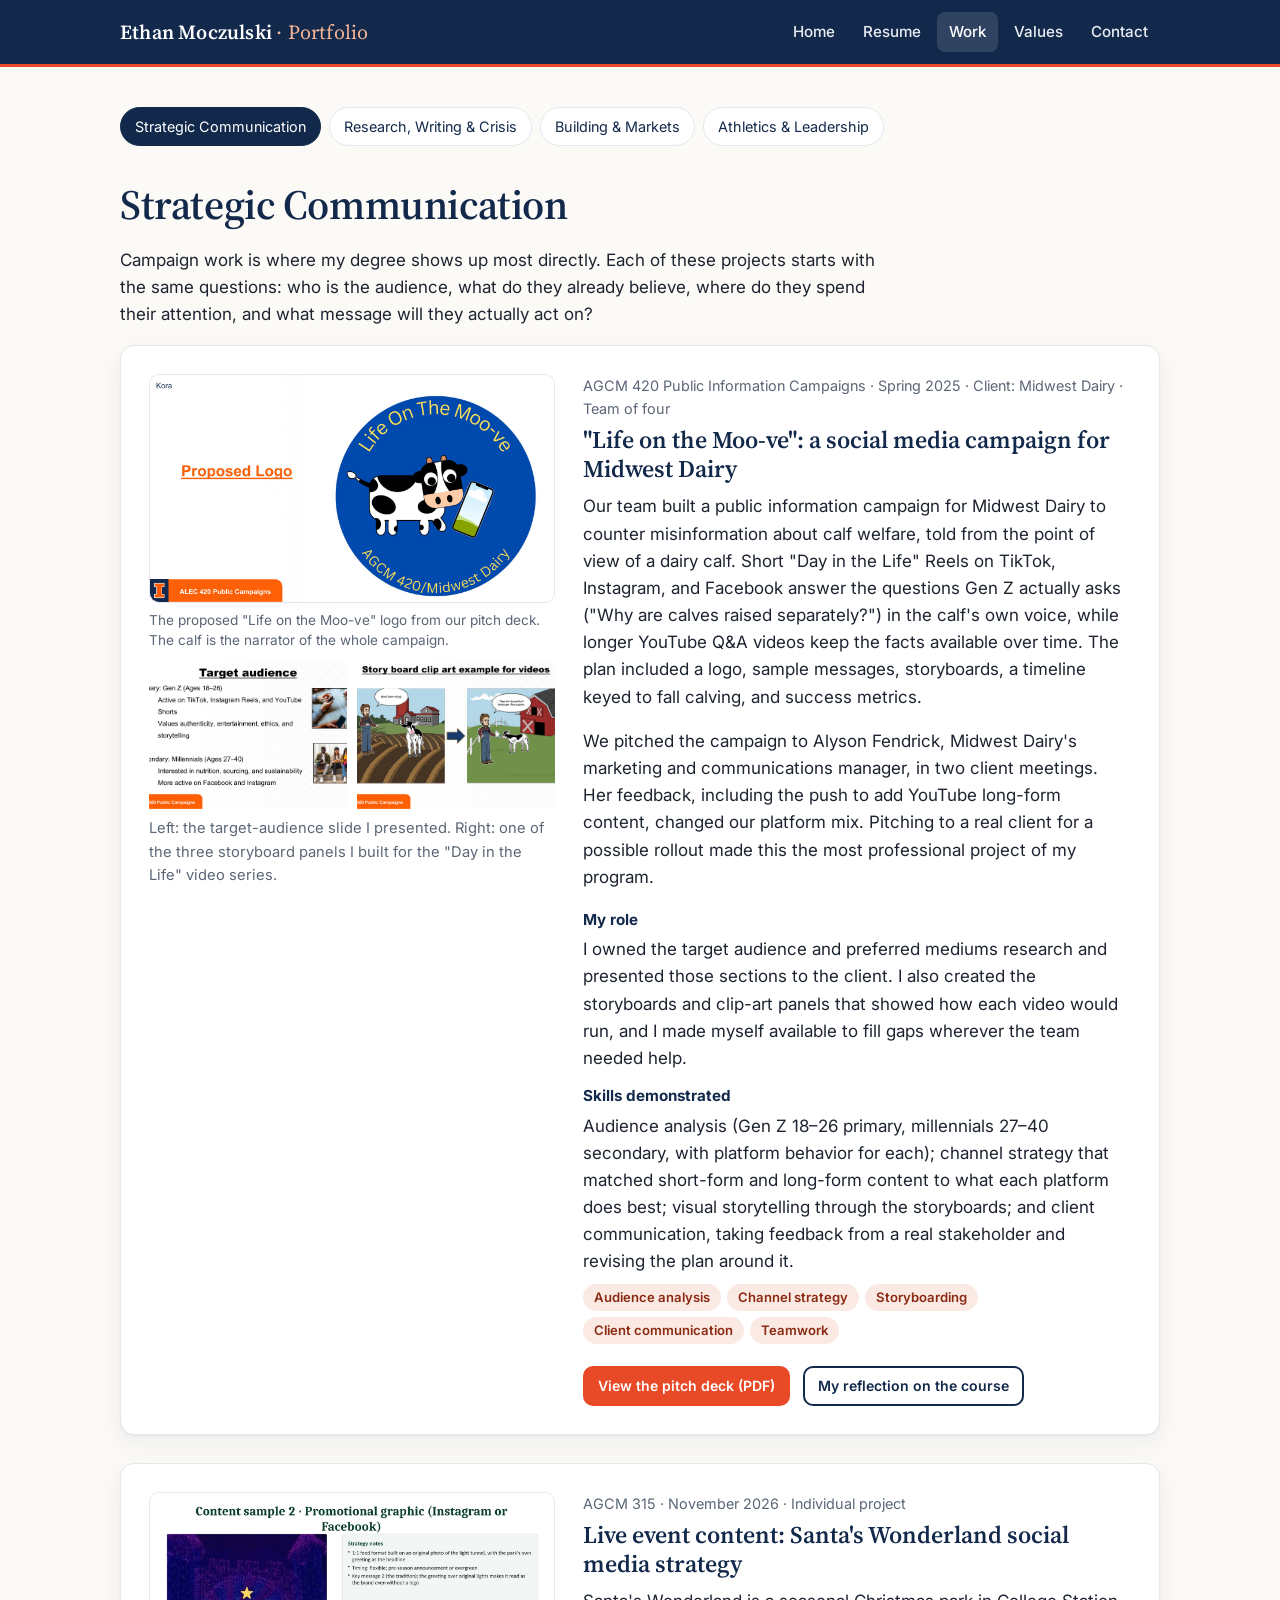
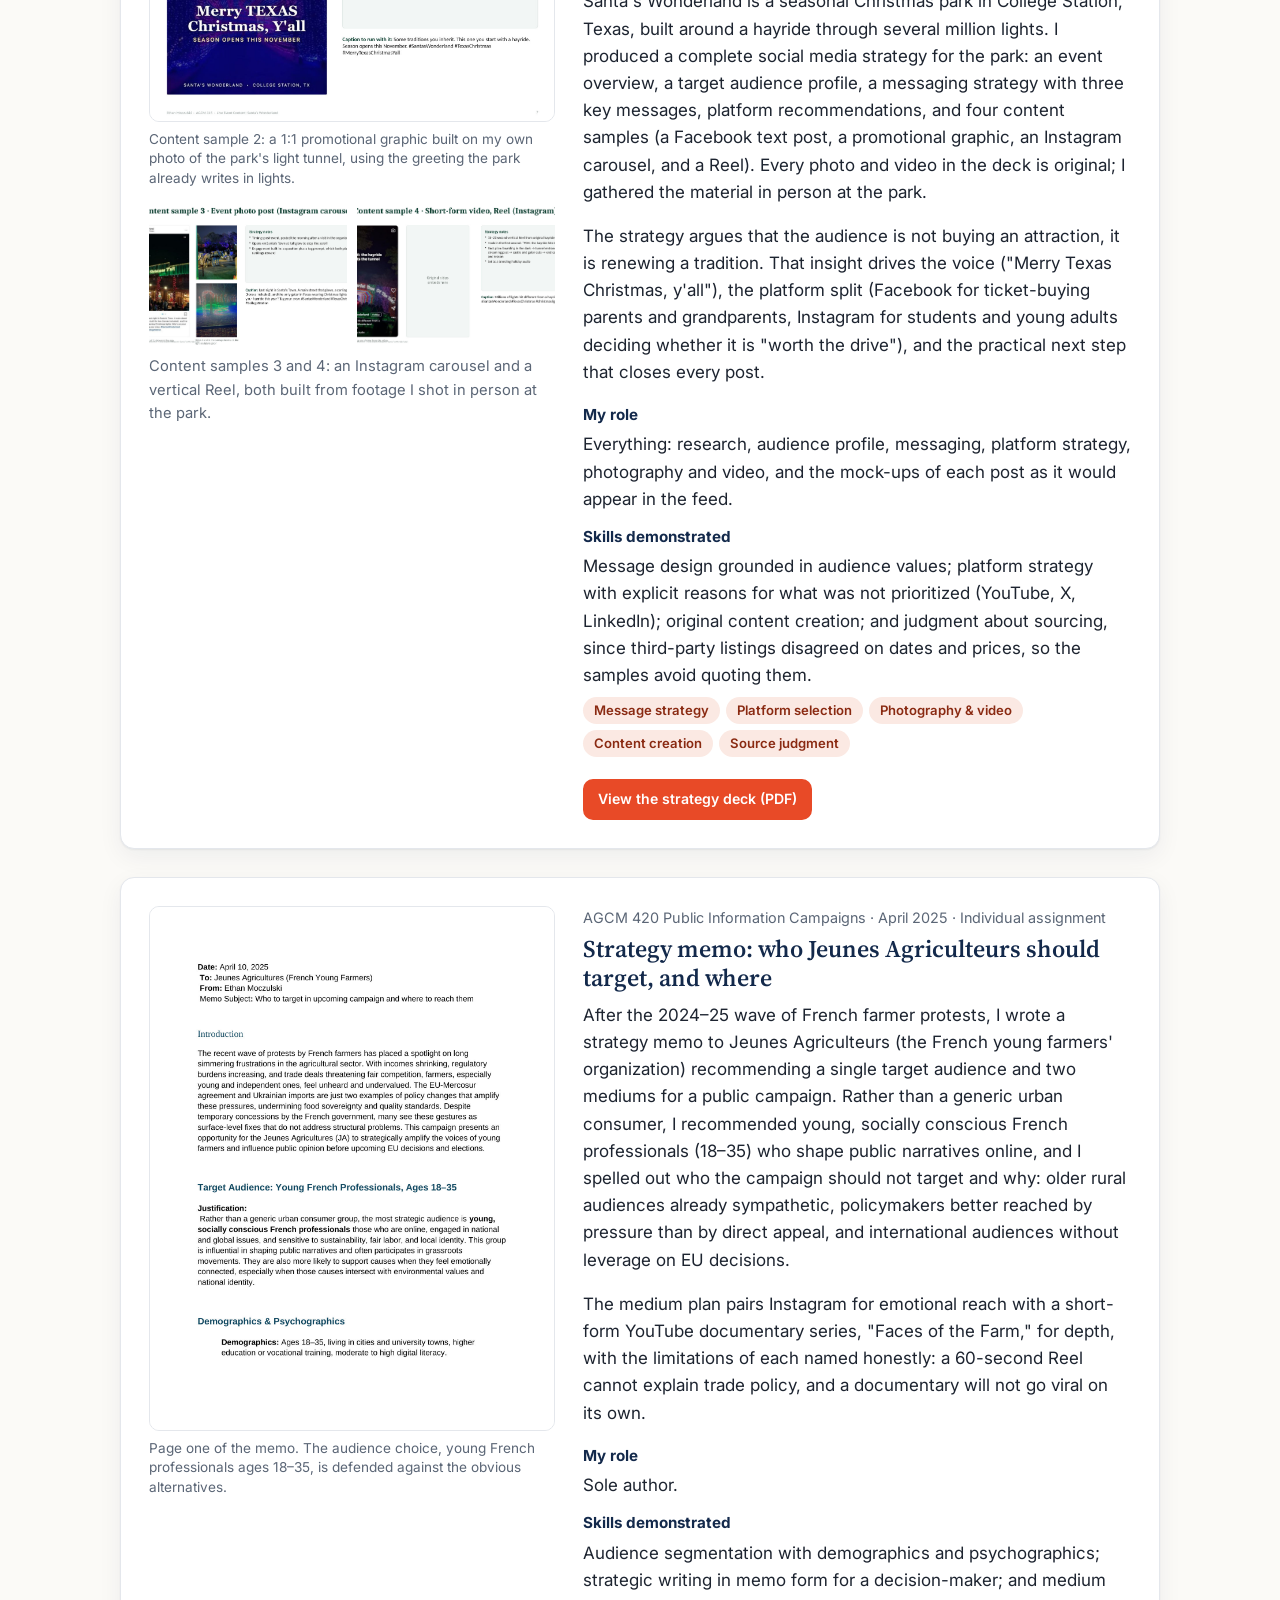
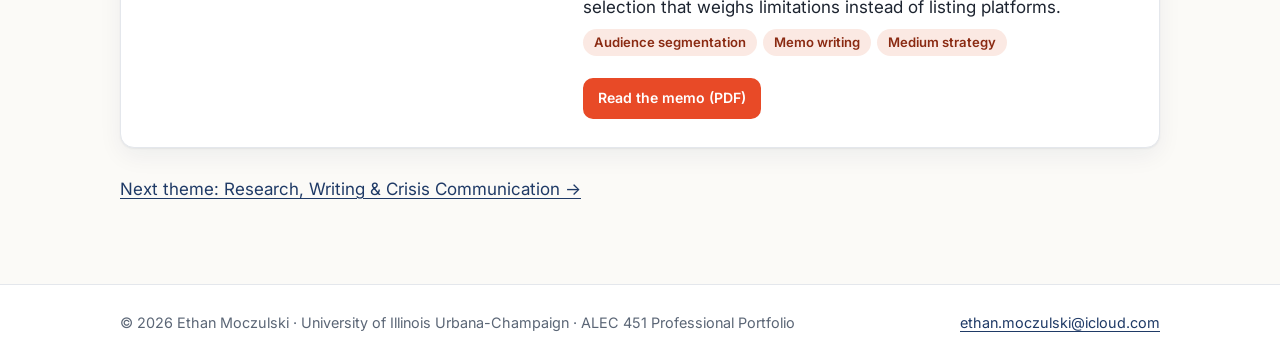
<file: work-strategic-communication.html>
<!DOCTYPE html>
<html lang="en">
<head>
  <meta charset="UTF-8">
  <meta name="viewport" content="width=device-width, initial-scale=1">
  <title>Strategic Communication | Ethan Moczulski</title>
  <meta name="description" content="Campaign strategy artifacts: Life on the Moo-ve for Midwest Dairy, Santa's Wonderland live-event content, and a Jeunes Agriculteurs audience memo.">
  <link rel="preconnect" href="https://fonts.googleapis.com">
  <link href="https://fonts.googleapis.com/css2?family=Inter:wght@400;500;600;700&family=Source+Serif+4:wght@400;600&display=swap" rel="stylesheet">
  <link rel="stylesheet" href="style.css">
</head>
<body>
  <header class="site-header">
    <div class="wrap">
      <a class="brand" href="index.html">Ethan Moczulski <span>· Portfolio</span></a>
      <nav class="main-nav">
        <a href="index.html">Home</a>
        <a href="resume.html">Resume</a>
        <a class="active" href="work.html">Work</a>
        <a href="values.html">Values</a>
        <a href="index.html#contact">Contact</a>
      </nav>
    </div>
  </header>

  <main>
    <div class="wrap">
      <ul class="subnav">
        <li><a class="active" href="work-strategic-communication.html">Strategic Communication</a></li>
        <li><a href="work-research-writing.html">Research, Writing &amp; Crisis</a></li>
        <li><a href="work-building.html">Building &amp; Markets</a></li>
        <li><a href="work-athletics-leadership.html">Athletics &amp; Leadership</a></li>
      </ul>

      <h1>Strategic Communication</h1>
      <p class="prose">Campaign work is where my degree shows up most directly. Each of these projects starts with the same questions: who is the audience, what do they already believe, where do they spend their attention, and what message will they actually act on?</p>

      <!-- Artifact 1 -->
      <article class="artifact" id="moove">
        <div>
          <figure>
            <img src="images/pages/Midwest-Dairy-Life-on-the-Moo-ve-Campaign-p3.jpg" alt="Proposed campaign logo: a cartoon dairy calf holding a phone inside a blue circle reading Life On The Moo-ve">
            <figcaption>The proposed "Life on the Moo-ve" logo from our pitch deck. The calf is the narrator of the whole campaign.</figcaption>
          </figure>
          <div class="gallery">
            <img src="images/pages/Midwest-Dairy-Life-on-the-Moo-ve-Campaign-p5.jpg" alt="Target audience slide: Gen Z primary, millennials secondary">
            <img src="images/pages/Midwest-Dairy-Life-on-the-Moo-ve-Campaign-p12.jpg" alt="Storyboard clip art showing a farmer greeting a calf and bringing breakfast">
          </div>
          <figcaption class="small muted" style="margin-top:8px">Left: the target-audience slide I presented. Right: one of the three storyboard panels I built for the "Day in the Life" video series.</figcaption>
        </div>
        <div>
          <div class="meta">AGCM 420 Public Information Campaigns · Spring 2025 · Client: Midwest Dairy · Team of four</div>
          <h3>"Life on the Moo-ve": a social media campaign for Midwest Dairy</h3>
          <p>Our team built a public information campaign for Midwest Dairy to counter misinformation about calf welfare, told from the point of view of a dairy calf. Short "Day in the Life" Reels on TikTok, Instagram, and Facebook answer the questions Gen Z actually asks ("Why are calves raised separately?") in the calf's own voice, while longer YouTube Q&amp;A videos keep the facts available over time. The plan included a logo, sample messages, storyboards, a timeline keyed to fall calving, and success metrics.</p>
          <p>We pitched the campaign to Alyson Fendrick, Midwest Dairy's marketing and communications manager, in two client meetings. Her feedback, including the push to add YouTube long-form content, changed our platform mix. Pitching to a real client for a possible rollout made this the most professional project of my program.</p>
          <dl>
            <dt>My role</dt>
            <dd>I owned the target audience and preferred mediums research and presented those sections to the client. I also created the storyboards and clip-art panels that showed how each video would run, and I made myself available to fill gaps wherever the team needed help.</dd>
            <dt>Skills demonstrated</dt>
            <dd>Audience analysis (Gen Z 18–26 primary, millennials 27–40 secondary, with platform behavior for each); channel strategy that matched short-form and long-form content to what each platform does best; visual storytelling through the storyboards; and client communication, taking feedback from a real stakeholder and revising the plan around it.</dd>
          </dl>
          <ul class="skills"><li>Audience analysis</li><li>Channel strategy</li><li>Storyboarding</li><li>Client communication</li><li>Teamwork</li></ul>
          <div class="links">
            <a class="btn small" href="files/Midwest-Dairy-Life-on-the-Moo-ve-Campaign.pdf" target="_blank" rel="noopener">View the pitch deck (PDF)</a>
            <a class="btn small outline" href="files/AGCM-420-Final-Reflection.pdf" target="_blank" rel="noopener">My reflection on the course</a>
          </div>
        </div>
      </article>

      <!-- Artifact 2 -->
      <article class="artifact" id="santas">
        <div>
          <figure>
            <img src="images/pages/Santas-Wonderland-Social-Strategy-p7.jpg" alt="Promotional graphic reading Merry Texas Christmas, Y'all over a photo of a light tunnel">
            <figcaption>Content sample 2: a 1:1 promotional graphic built on my own photo of the park's light tunnel, using the greeting the park already writes in lights.</figcaption>
          </figure>
          <div class="gallery">
            <img src="images/pages/Santas-Wonderland-Social-Strategy-p8.jpg" alt="Instagram carousel mockup of Santa's Town at night">
            <img src="images/pages/Santas-Wonderland-Social-Strategy-p9.jpg" alt="Instagram Reel mockup: POV the hayride hits the tunnel">
          </div>
          <figcaption class="small muted" style="margin-top:8px">Content samples 3 and 4: an Instagram carousel and a vertical Reel, both built from footage I shot in person at the park.</figcaption>
        </div>
        <div>
          <div class="meta">AGCM 315 · November 2026 · Individual project</div>
          <h3>Live event content: Santa's Wonderland social media strategy</h3>
          <p>Santa's Wonderland is a seasonal Christmas park in College Station, Texas, built around a hayride through several million lights. I produced a complete social media strategy for the park: an event overview, a target audience profile, a messaging strategy with three key messages, platform recommendations, and four content samples (a Facebook text post, a promotional graphic, an Instagram carousel, and a Reel). Every photo and video in the deck is original; I gathered the material in person at the park.</p>
          <p>The strategy argues that the audience is not buying an attraction, it is renewing a tradition. That insight drives the voice ("Merry Texas Christmas, y'all"), the platform split (Facebook for ticket-buying parents and grandparents, Instagram for students and young adults deciding whether it is "worth the drive"), and the practical next step that closes every post.</p>
          <dl>
            <dt>My role</dt>
            <dd>Everything: research, audience profile, messaging, platform strategy, photography and video, and the mock-ups of each post as it would appear in the feed.</dd>
            <dt>Skills demonstrated</dt>
            <dd>Message design grounded in audience values; platform strategy with explicit reasons for what was not prioritized (YouTube, X, LinkedIn); original content creation; and judgment about sourcing, since third-party listings disagreed on dates and prices, so the samples avoid quoting them.</dd>
          </dl>
          <ul class="skills"><li>Message strategy</li><li>Platform selection</li><li>Photography &amp; video</li><li>Content creation</li><li>Source judgment</li></ul>
          <div class="links">
            <a class="btn small" href="files/Santas-Wonderland-Social-Strategy.pdf" target="_blank" rel="noopener">View the strategy deck (PDF)</a>
          </div>
        </div>
      </article>

      <!-- Artifact 3 -->
      <article class="artifact" id="ja-memo">
        <div>
          <figure>
            <img src="images/pages/Jeunes-Agriculteurs-Campaign-Memo-p1.jpg" alt="First page of a strategy memo to Jeunes Agriculteurs on who to target and where to reach them">
            <figcaption>Page one of the memo. The audience choice, young French professionals ages 18–35, is defended against the obvious alternatives.</figcaption>
          </figure>
        </div>
        <div>
          <div class="meta">AGCM 420 Public Information Campaigns · April 2025 · Individual assignment</div>
          <h3>Strategy memo: who Jeunes Agriculteurs should target, and where</h3>
          <p>After the 2024–25 wave of French farmer protests, I wrote a strategy memo to Jeunes Agriculteurs (the French young farmers' organization) recommending a single target audience and two mediums for a public campaign. Rather than a generic urban consumer, I recommended young, socially conscious French professionals (18–35) who shape public narratives online, and I spelled out who the campaign should not target and why: older rural audiences already sympathetic, policymakers better reached by pressure than by direct appeal, and international audiences without leverage on EU decisions.</p>
          <p>The medium plan pairs Instagram for emotional reach with a short-form YouTube documentary series, "Faces of the Farm," for depth, with the limitations of each named honestly: a 60-second Reel cannot explain trade policy, and a documentary will not go viral on its own.</p>
          <dl>
            <dt>My role</dt>
            <dd>Sole author.</dd>
            <dt>Skills demonstrated</dt>
            <dd>Audience segmentation with demographics and psychographics; strategic writing in memo form for a decision-maker; and medium selection that weighs limitations instead of listing platforms.</dd>
          </dl>
          <ul class="skills"><li>Audience segmentation</li><li>Memo writing</li><li>Medium strategy</li></ul>
          <div class="links">
            <a class="btn small" href="files/Jeunes-Agriculteurs-Campaign-Memo.pdf" target="_blank" rel="noopener">Read the memo (PDF)</a>
          </div>
        </div>
      </article>

      <p><a href="work-research-writing.html">Next theme: Research, Writing &amp; Crisis Communication →</a></p>
    </div>
  </main>

  <footer class="site-footer">
    <div class="wrap">
      <span>© 2026 Ethan Moczulski · University of Illinois Urbana-Champaign · ALEC 451 Professional Portfolio</span>
      <span><a href="mailto:ethan.moczulski@icloud.com">ethan.moczulski@icloud.com</a></span>
    </div>
  </footer>
</body>
</html>
</file>
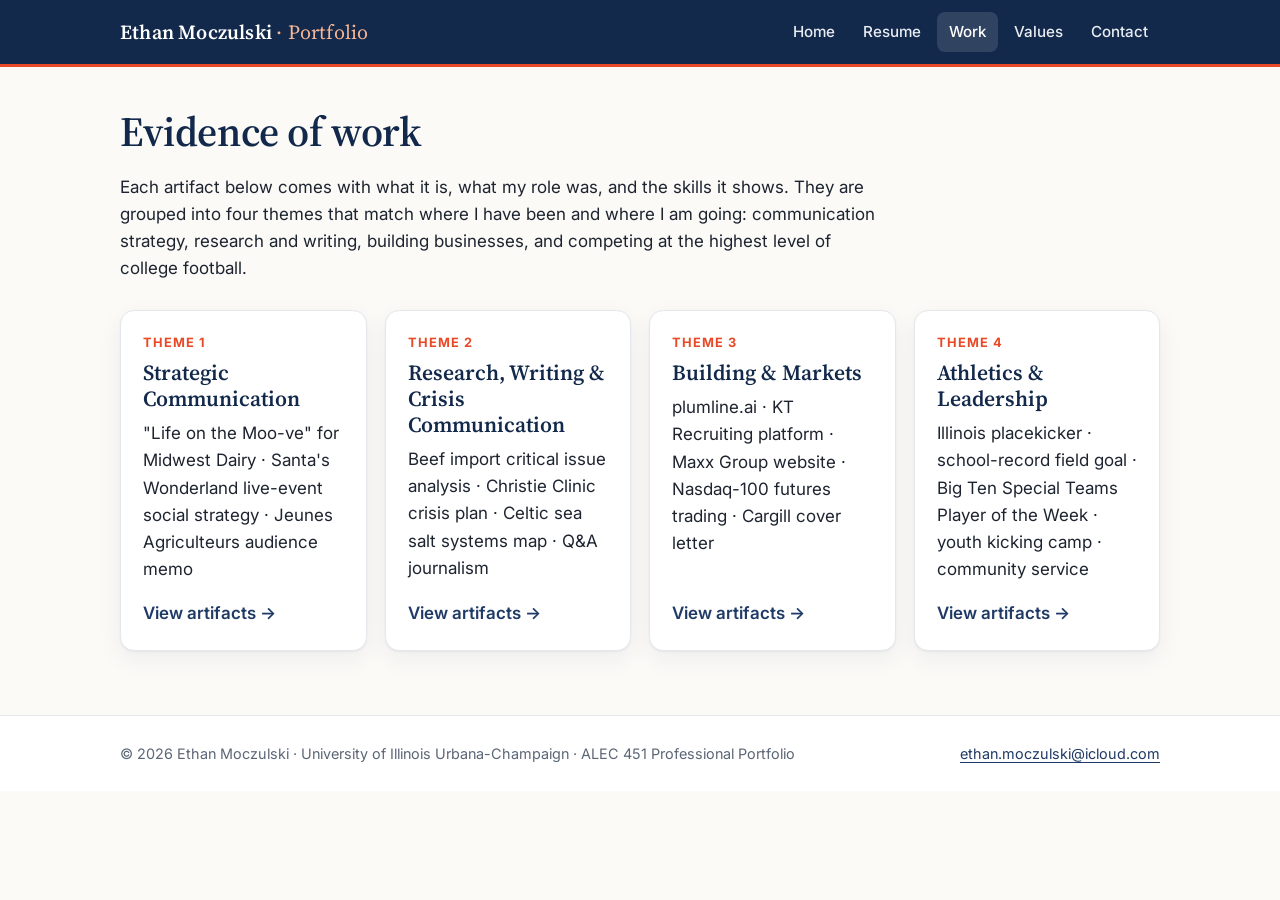
<file: work.html>
<!DOCTYPE html>
<html lang="en">
<head>
  <meta charset="UTF-8">
  <meta name="viewport" content="width=device-width, initial-scale=1">
  <title>Work | Ethan Moczulski</title>
  <meta name="description" content="Evidence of work and professional skills: campaigns, research, crisis communication, software, and athletics.">
  <link rel="preconnect" href="https://fonts.googleapis.com">
  <link href="https://fonts.googleapis.com/css2?family=Inter:wght@400;500;600;700&family=Source+Serif+4:wght@400;600&display=swap" rel="stylesheet">
  <link rel="stylesheet" href="style.css">
</head>
<body>
  <header class="site-header">
    <div class="wrap">
      <a class="brand" href="index.html">Ethan Moczulski <span>· Portfolio</span></a>
      <nav class="main-nav">
        <a href="index.html">Home</a>
        <a href="resume.html">Resume</a>
        <a class="active" href="work.html">Work</a>
        <a href="values.html">Values</a>
        <a href="index.html#contact">Contact</a>
      </nav>
    </div>
  </header>

  <main>
    <div class="wrap">
      <h1>Evidence of work</h1>
      <p class="prose">Each artifact below comes with what it is, what my role was, and the skills it shows. They are grouped into four themes that match where I have been and where I am going: communication strategy, research and writing, building businesses, and competing at the highest level of college football.</p>

      <div class="cards" style="margin-top:28px">
        <div class="card">
          <div class="tag">Theme 1</div>
          <h3>Strategic Communication</h3>
          <p>"Life on the Moo-ve" for Midwest Dairy · Santa's Wonderland live-event social strategy · Jeunes Agriculteurs audience memo</p>
          <a class="more" href="work-strategic-communication.html">View artifacts →</a>
        </div>
        <div class="card">
          <div class="tag">Theme 2</div>
          <h3>Research, Writing &amp; Crisis Communication</h3>
          <p>Beef import critical issue analysis · Christie Clinic crisis plan · Celtic sea salt systems map · Q&amp;A journalism</p>
          <a class="more" href="work-research-writing.html">View artifacts →</a>
        </div>
        <div class="card">
          <div class="tag">Theme 3</div>
          <h3>Building &amp; Markets</h3>
          <p>plumline.ai · KT Recruiting platform · Maxx Group website · Nasdaq-100 futures trading · Cargill cover letter</p>
          <a class="more" href="work-building.html">View artifacts →</a>
        </div>
        <div class="card">
          <div class="tag">Theme 4</div>
          <h3>Athletics &amp; Leadership</h3>
          <p>Illinois placekicker · school-record field goal · Big Ten Special Teams Player of the Week · youth kicking camp · community service</p>
          <a class="more" href="work-athletics-leadership.html">View artifacts →</a>
        </div>
      </div>
    </div>
  </main>

  <footer class="site-footer">
    <div class="wrap">
      <span>© 2026 Ethan Moczulski · University of Illinois Urbana-Champaign · ALEC 451 Professional Portfolio</span>
      <span><a href="mailto:ethan.moczulski@icloud.com">ethan.moczulski@icloud.com</a></span>
    </div>
  </footer>
</body>
</html>
</file>
<file: style.css>
:root {
  --navy: #13294b;
  --navy-2: #1f3a66;
  --orange: #e84a27;
  --orange-soft: #fbe9e3;
  --ink: #1d2430;
  --muted: #5b6676;
  --line: #e4e7ec;
  --paper: #fbfaf7;
  --card: #ffffff;
  --max: 1080px;
  --radius: 14px;
  --shadow: 0 1px 2px rgba(19, 41, 75, 0.06), 0 8px 24px rgba(19, 41, 75, 0.06);
}

* { box-sizing: border-box; }
html { scroll-behavior: smooth; }
body {
  margin: 0;
  font-family: "Inter", -apple-system, BlinkMacSystemFont, "Segoe UI", Roboto, Helvetica, Arial, sans-serif;
  font-size: 17px;
  line-height: 1.6;
  color: var(--ink);
  background: var(--paper);
}
h1, h2, h3, h4 {
  font-family: "Source Serif 4", Georgia, "Times New Roman", serif;
  color: var(--navy);
  line-height: 1.2;
  margin: 0 0 0.4em;
  font-weight: 600;
}
h1 { font-size: 2.6rem; letter-spacing: -0.01em; }
h2 { font-size: 1.9rem; margin-top: 0.2em; }
h3 { font-size: 1.35rem; }
h4 { font-size: 1.05rem; font-family: "Inter", sans-serif; text-transform: uppercase; letter-spacing: 0.06em; color: var(--orange); font-weight: 700; margin-bottom: 0.3em; }
p { margin: 0 0 1em; }
a { color: var(--navy-2); text-decoration-thickness: 1px; text-underline-offset: 3px; }
a:hover { color: var(--orange); }
img { max-width: 100%; height: auto; display: block; }
ul { padding-left: 1.2em; }
li { margin-bottom: 0.35em; }
.muted { color: var(--muted); }
.small { font-size: 0.92rem; }

/* Layout */
.wrap { max-width: var(--max); margin: 0 auto; padding: 0 20px; }
main { padding: 40px 0 64px; }
section + section { margin-top: 56px; }

/* Header / nav */
.site-header {
  background: var(--navy);
  color: #fff;
  position: sticky; top: 0; z-index: 20;
  border-bottom: 3px solid var(--orange);
}
.site-header .wrap {
  display: flex; align-items: center; justify-content: space-between;
  min-height: 64px; gap: 16px; flex-wrap: wrap;
}
.brand { color: #fff; text-decoration: none; font-family: "Source Serif 4", Georgia, serif; font-size: 1.25rem; font-weight: 600; letter-spacing: 0.01em; }
.brand span { color: #f6b595; font-weight: 400; }
nav.main-nav { display: flex; gap: 4px; flex-wrap: wrap; }
nav.main-nav a {
  color: #e9edf3; text-decoration: none; padding: 8px 12px; border-radius: 8px; font-size: 0.95rem; font-weight: 500;
}
nav.main-nav a:hover, nav.main-nav a.active { background: rgba(255,255,255,0.12); color: #fff; }

/* Hero */
.hero {
  display: grid; grid-template-columns: 300px 1fr; gap: 44px; align-items: center;
}
.hero .photo img {
  border-radius: var(--radius);
  box-shadow: var(--shadow);
  aspect-ratio: 4 / 5; object-fit: cover; width: 100%;
}
.hero .kicker { color: var(--orange); font-weight: 700; text-transform: uppercase; letter-spacing: 0.08em; font-size: 0.85rem; margin-bottom: 8px; }
.hero h1 { margin-bottom: 0.25em; }
.hero .tagline { font-size: 1.25rem; color: var(--navy-2); font-family: "Source Serif 4", Georgia, serif; margin-bottom: 1em; }
.contact-row { display: flex; flex-wrap: wrap; gap: 10px 22px; margin: 12px 0 0; padding: 0; list-style: none; font-size: 0.97rem; }
.contact-row li { margin: 0; }

.btn {
  display: inline-block; background: var(--orange); color: #fff; text-decoration: none; font-weight: 600;
  padding: 10px 18px; border-radius: 10px; font-size: 0.95rem; margin: 6px 8px 0 0; border: 2px solid var(--orange);
}
.btn:hover { background: #cf3d1d; border-color: #cf3d1d; color: #fff; }
.btn.outline { background: transparent; color: var(--navy); border-color: var(--navy); }
.btn.outline:hover { background: var(--navy); color: #fff; }
.btn.small { padding: 7px 13px; font-size: 0.88rem; }

/* Stats strip */
.stats { display: grid; grid-template-columns: repeat(4, 1fr); gap: 14px; margin-top: 36px; }
.stat { background: var(--card); border: 1px solid var(--line); border-radius: var(--radius); padding: 16px 18px; box-shadow: var(--shadow); }
.stat b { display: block; font-family: "Source Serif 4", Georgia, serif; font-size: 1.5rem; color: var(--navy); }
.stat span { color: var(--muted); font-size: 0.9rem; }

/* Cards grid */
.cards { display: grid; grid-template-columns: repeat(auto-fit, minmax(230px, 1fr)); gap: 18px; }
.card {
  background: var(--card); border: 1px solid var(--line); border-radius: var(--radius); padding: 22px; box-shadow: var(--shadow);
  display: flex; flex-direction: column;
}
.card h3 { margin-top: 0; }
.card p { flex: 1; }
.card .more { font-weight: 600; text-decoration: none; }
.card .tag { color: var(--orange); font-size: 0.8rem; font-weight: 700; text-transform: uppercase; letter-spacing: 0.08em; margin-bottom: 6px; }

/* Sub-nav for work pages */
.subnav { display: flex; flex-wrap: wrap; gap: 8px; margin: 0 0 28px; padding: 0; list-style: none; }
.subnav a { display: inline-block; padding: 7px 14px; border-radius: 999px; border: 1px solid var(--line); background: #fff; text-decoration: none; font-size: 0.9rem; color: var(--navy); }
.subnav a.active, .subnav a:hover { background: var(--navy); color: #fff; border-color: var(--navy); }

/* Artifact */
.artifact {
  background: var(--card); border: 1px solid var(--line); border-radius: var(--radius); box-shadow: var(--shadow);
  padding: 28px; margin-bottom: 28px;
  display: grid; grid-template-columns: 1fr 1.35fr; gap: 28px;
}
.artifact .meta { color: var(--muted); font-size: 0.9rem; margin-bottom: 6px; }
.artifact h3 { font-size: 1.5rem; }
.artifact figure { margin: 0; }
.artifact figure img { border-radius: 10px; border: 1px solid var(--line); background: #fff; }
.artifact figure figcaption { font-size: 0.85rem; color: var(--muted); margin-top: 8px; line-height: 1.45; }
.artifact .gallery { display: grid; grid-template-columns: 1fr 1fr; gap: 10px; margin-top: 10px; }
.artifact .gallery img { aspect-ratio: 4/3; object-fit: cover; object-position: top; }
.artifact .gallery.tall img { aspect-ratio: 3/4; }
.artifact dl { margin: 14px 0 0; }
.artifact dt { font-weight: 700; color: var(--navy); margin-top: 12px; font-size: 0.95rem; }
.artifact dd { margin: 4px 0 0; }
.artifact .links { margin-top: 16px; }
.skills { display: flex; flex-wrap: wrap; gap: 6px; margin: 8px 0 0; padding: 0; list-style: none; }
.skills li { background: var(--orange-soft); color: #8a2a12; border-radius: 999px; padding: 3px 11px; font-size: 0.82rem; font-weight: 600; margin: 0; }

/* Prose / values */
.prose { max-width: 760px; }
.prose p { font-size: 1.05rem; }
.pull { border-left: 4px solid var(--orange); padding: 6px 18px; margin: 20px 0; color: var(--navy-2); font-family: "Source Serif 4", Georgia, serif; font-size: 1.2rem; background: #fff; border-radius: 0 10px 10px 0; }
.two-col { display: grid; grid-template-columns: 1fr 1fr; gap: 28px; }
.panel { background: var(--card); border: 1px solid var(--line); border-radius: var(--radius); padding: 24px; box-shadow: var(--shadow); }
.panel h3 { margin-top: 0; }

/* Resume embed */
.pdf-frame { width: 100%; height: 900px; border: 1px solid var(--line); border-radius: 10px; background: #fff; }

/* Timeline */
.timeline { list-style: none; padding: 0; margin: 0; border-left: 2px solid var(--line); }
.timeline li { position: relative; padding: 0 0 18px 22px; margin: 0; }
.timeline li::before { content: ""; position: absolute; left: -7px; top: 8px; width: 12px; height: 12px; border-radius: 50%; background: var(--orange); border: 2px solid #fff; }
.timeline b { color: var(--navy); }

footer.site-footer { border-top: 1px solid var(--line); background: #fff; padding: 26px 0; color: var(--muted); font-size: 0.9rem; }
footer .wrap { display: flex; flex-wrap: wrap; gap: 8px 24px; justify-content: space-between; }

@media (max-width: 820px) {
  body { font-size: 16px; }
  h1 { font-size: 2.1rem; }
  .hero { grid-template-columns: 1fr; gap: 24px; }
  .hero .photo { max-width: 260px; }
  .stats { grid-template-columns: repeat(2, 1fr); }
  .artifact { grid-template-columns: 1fr; padding: 20px; }
  .two-col { grid-template-columns: 1fr; }
  .pdf-frame { height: 640px; }
  .site-header .wrap { padding: 10px 16px; }
  nav.main-nav a { padding: 6px 9px; font-size: 0.9rem; }
}
</file>
